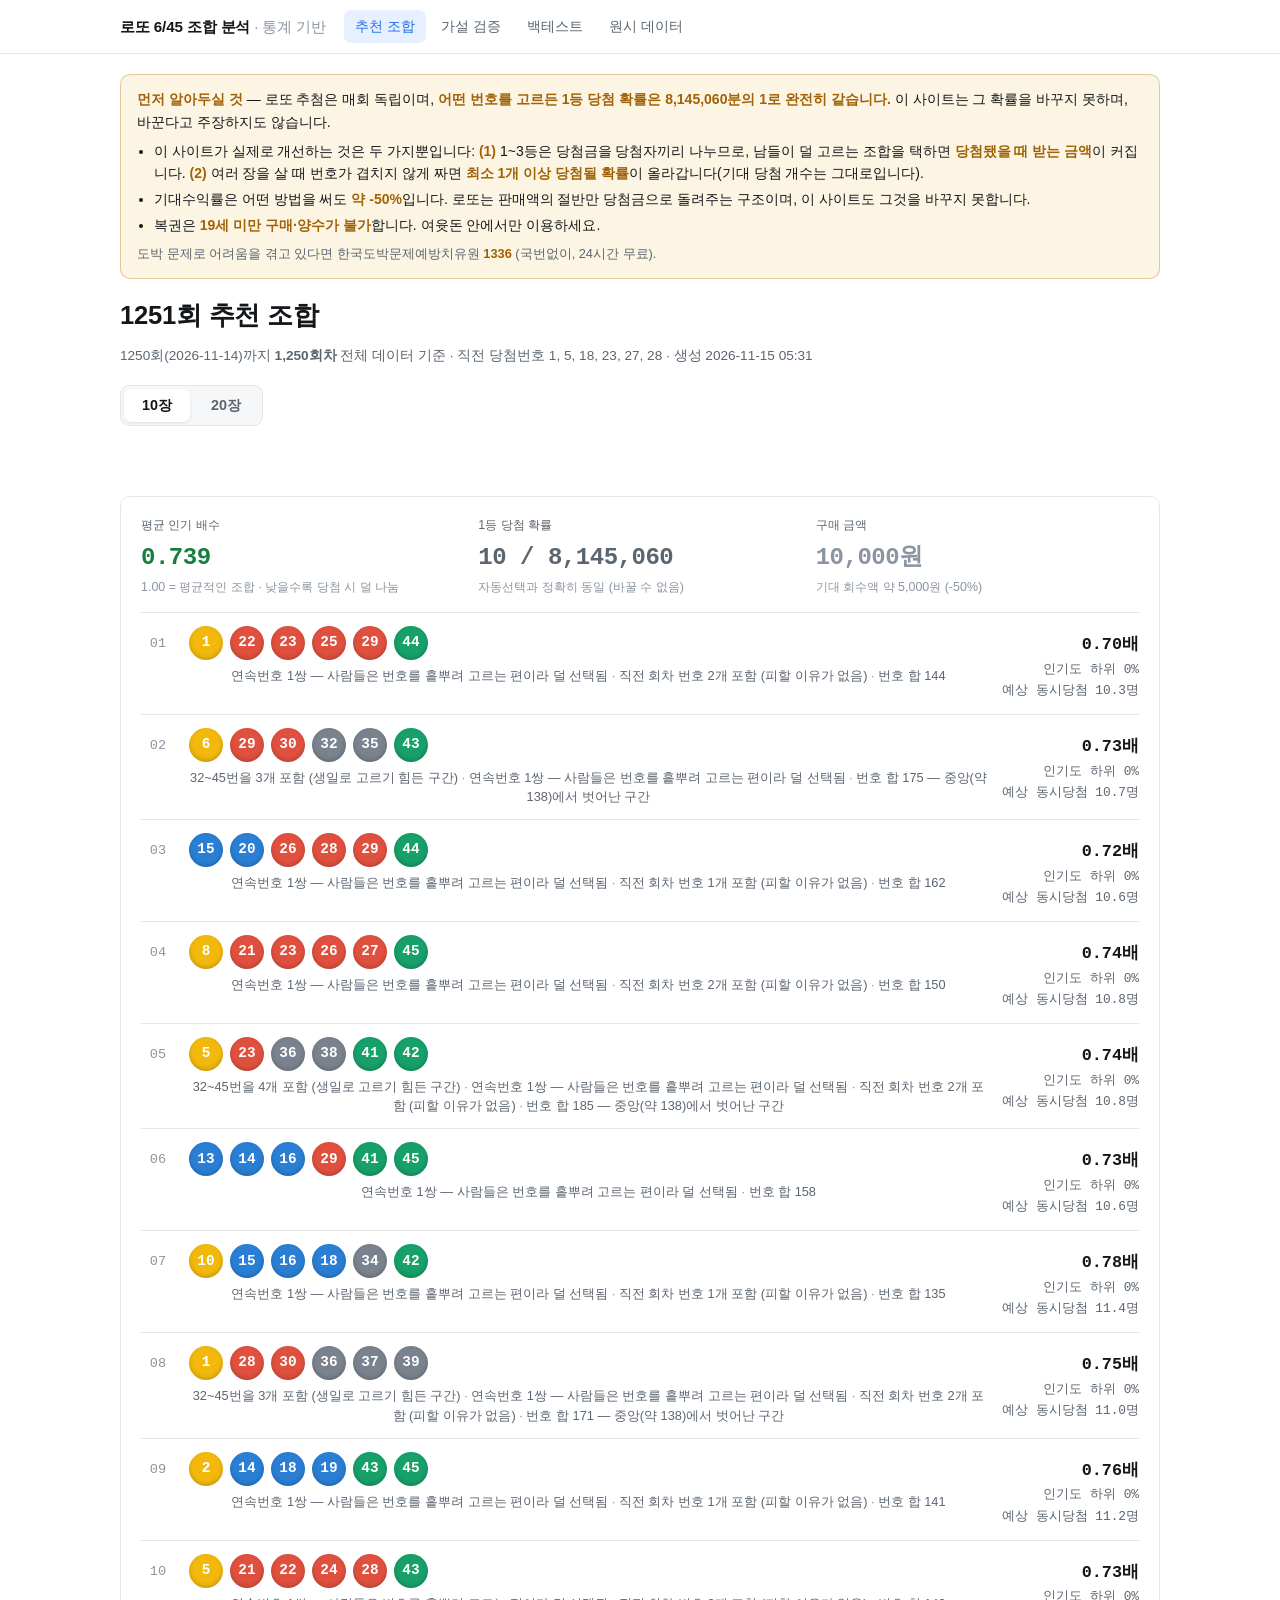
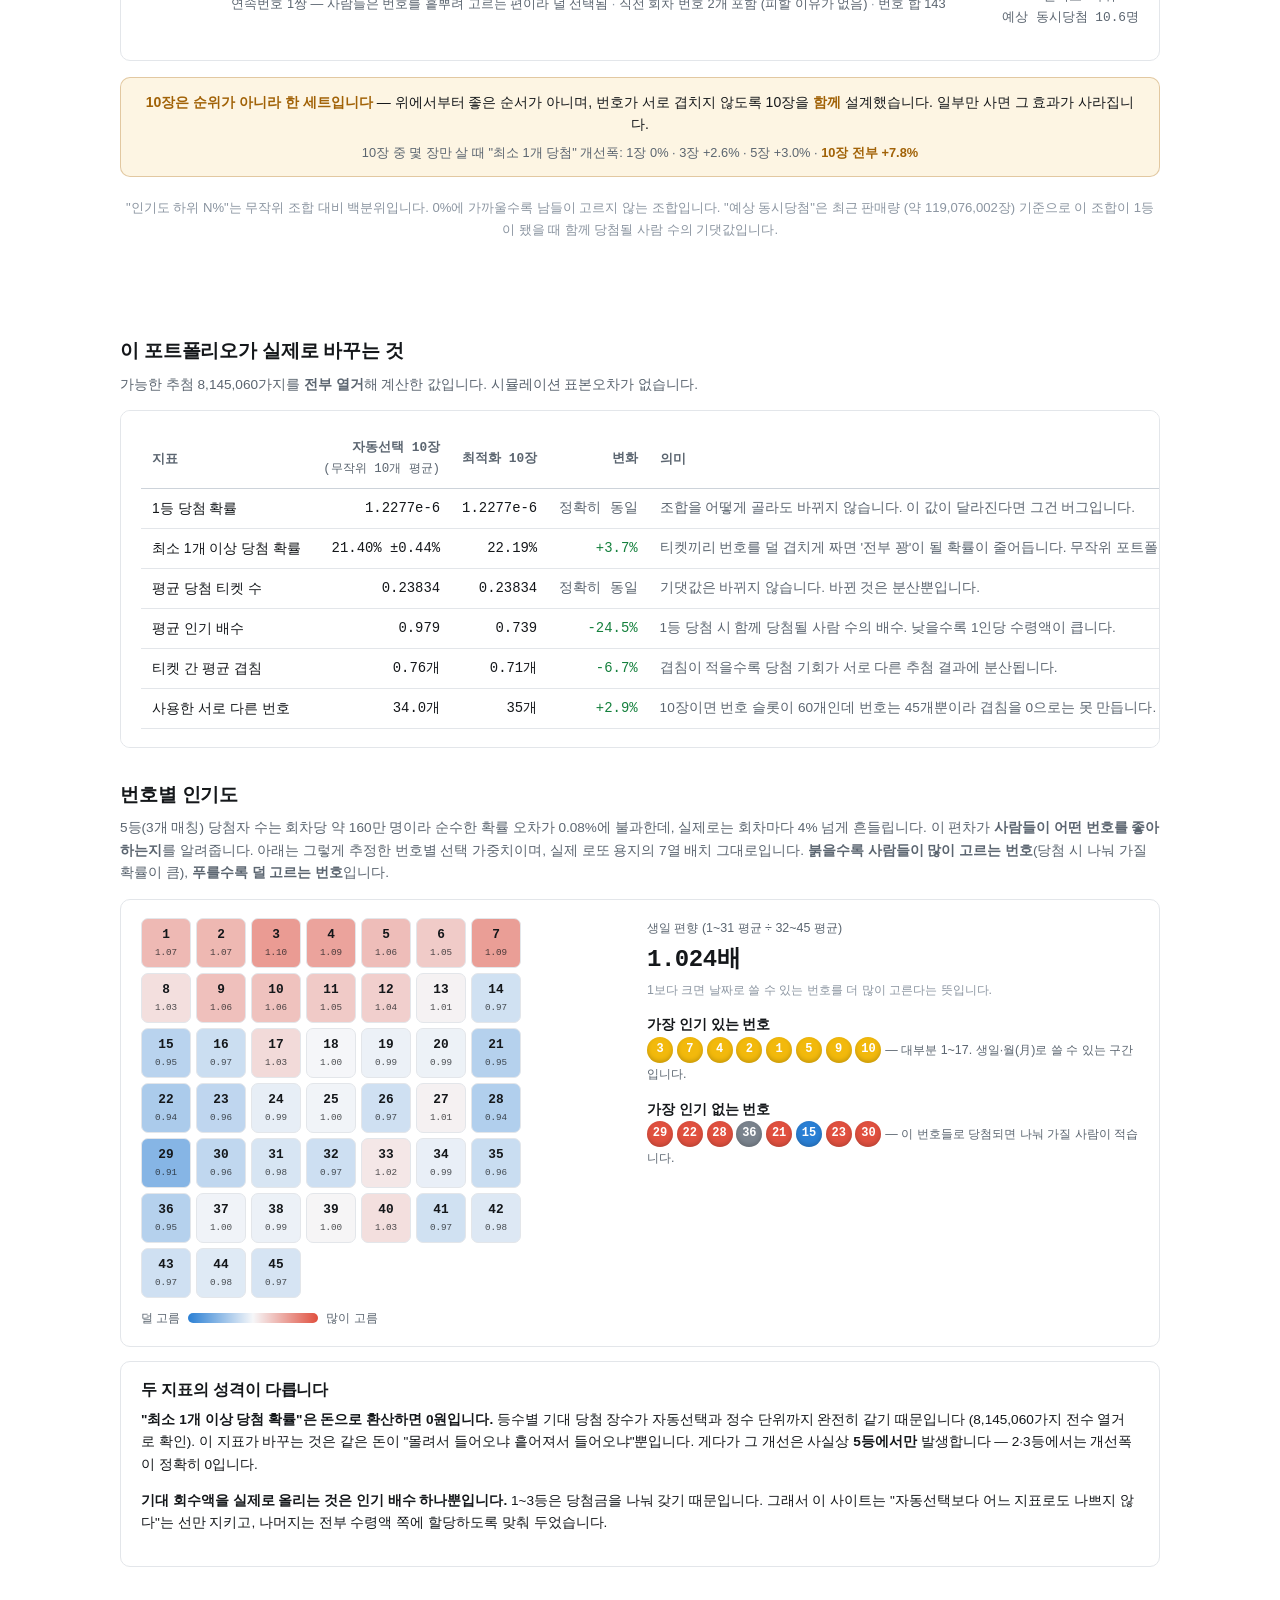
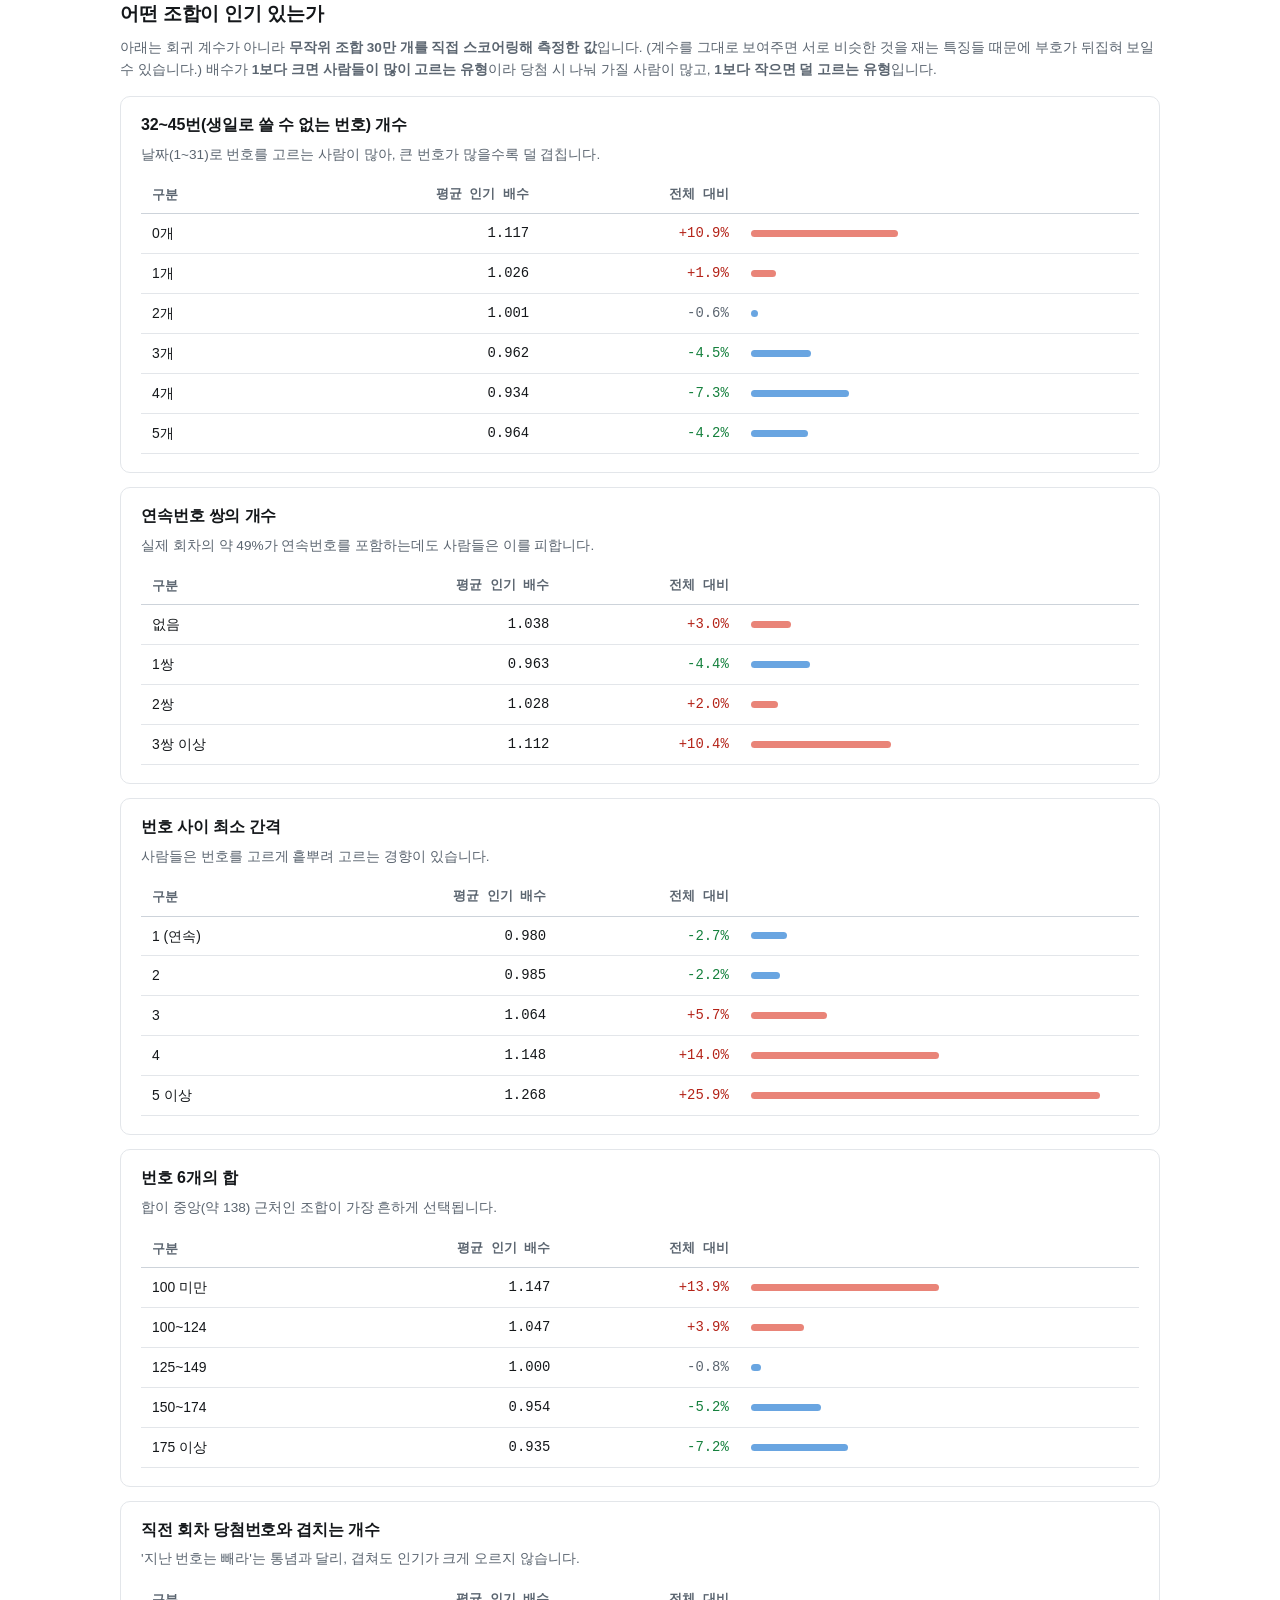
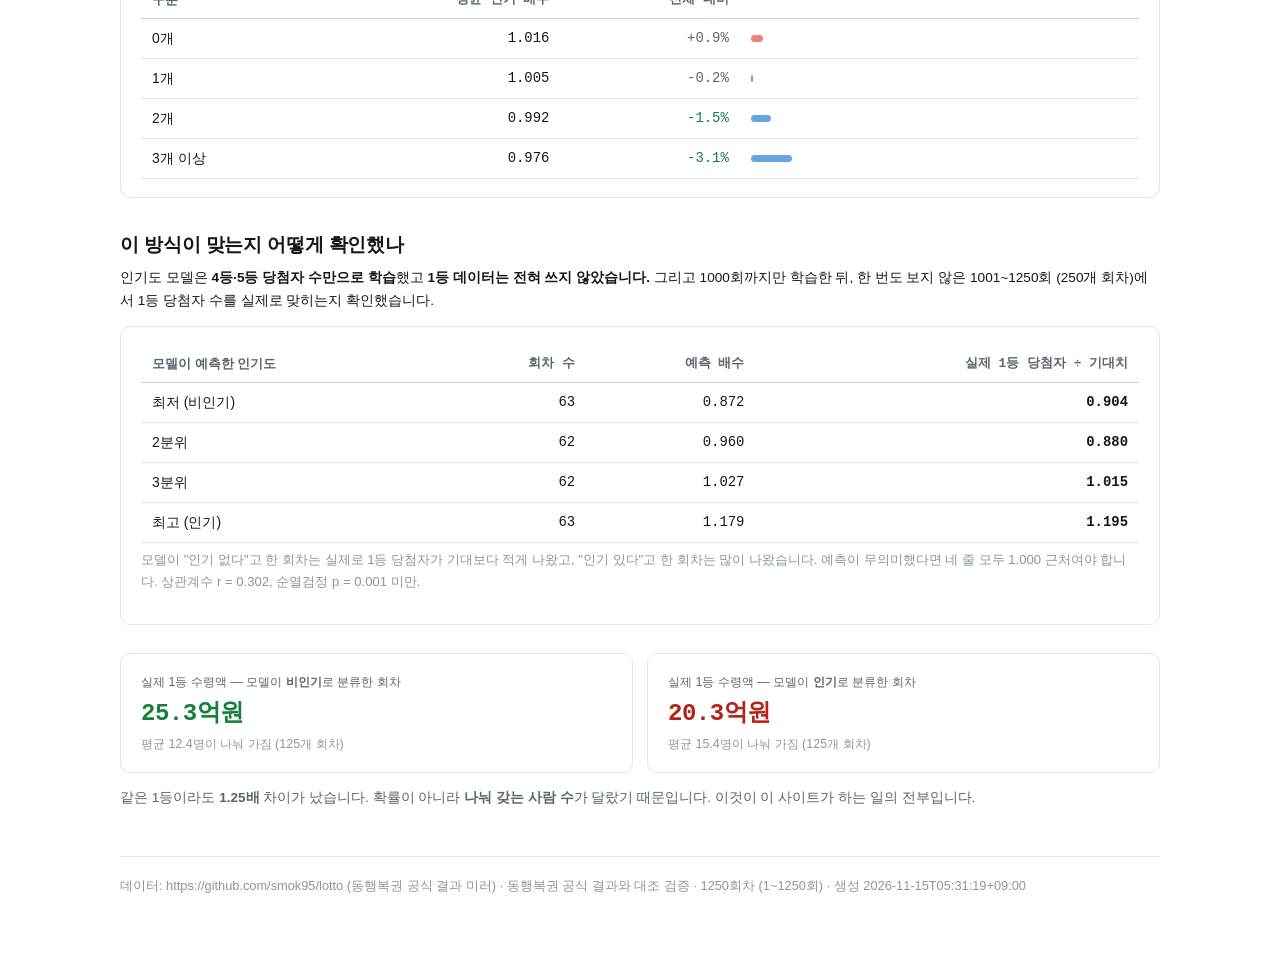
<file: web/index.html>
<!doctype html>
<html lang="ko">
<head>
<meta charset="utf-8">
<meta name="viewport" content="width=device-width, initial-scale=1">
<meta name="robots" content="noindex, nofollow">
<title>로또 6/45 조합 분석 — 추천 조합</title>
<meta name="description" content="1238회 전체 데이터로 추정한 번호 인기도와 커버리지 최적화로 만든 로또 조합. 당첨 확률은 모두 같고, 당첨 시 수령액과 소액 당첨 확률만 개선합니다.">
<link rel="icon" href="data:image/svg+xml,%3Csvg xmlns='http://www.w3.org/2000/svg' viewBox='0 0 32 32'%3E%3Ccircle cx='16' cy='16' r='14' fill='%232a7fd4'/%3E%3Ctext x='16' y='22' font-size='16' font-weight='700' text-anchor='middle' fill='white' font-family='sans-serif'%3E45%3C/text%3E%3C/svg%3E">
<link rel="stylesheet" href="css/style.css">
</head>
<body>
<div class="wrap">
  <div id="disclaimer"></div>
  <div id="fresh"></div>

  <h1 id="title">추천 조합</h1>
  <p class="muted small" id="subtitle"></p>

  <div style="margin:18px 0 6px">
    <div class="toggle" id="size-toggle">
      <button data-n="10" aria-pressed="true">10장</button>
      <button data-n="20" aria-pressed="false">20장</button>
    </div>
  </div>

  <div id="content" class="loading">계산 결과를 불러오는 중…</div>

  <h2>이 포트폴리오가 실제로 바꾸는 것</h2>
  <p class="small muted">
    가능한 추첨 8,145,060가지를 <b>전부 열거</b>해 계산한 값입니다. 시뮬레이션 표본오차가 없습니다.
  </p>
  <div id="compare"></div>

  <h2>번호별 인기도</h2>
  <p class="small muted">
    5등(3개 매칭) 당첨자 수는 회차당 약 160만 명이라 순수한 확률 오차가 0.08%에 불과한데,
    실제로는 회차마다 4% 넘게 흔들립니다. 이 편차가 <b>사람들이 어떤 번호를 좋아하는지</b>를
    알려줍니다. 아래는 그렇게 추정한 번호별 선택 가중치이며, 실제 로또 용지의 7열 배치 그대로입니다.
    <b>붉을수록 사람들이 많이 고르는 번호</b>(당첨 시 나눠 가질 확률이 큼),
    <b>푸를수록 덜 고르는 번호</b>입니다.
  </p>
  <div class="card" id="heatmap"></div>

  <div class="card small" id="tradeoff">
    <h3 style="margin-top:0">두 지표의 성격이 다릅니다</h3>
    <p><b>"최소 1개 이상 당첨 확률"은 돈으로 환산하면 0원입니다.</b>
    등수별 기대 당첨 장수가 자동선택과 정수 단위까지 완전히 같기 때문입니다
    (8,145,060가지 전수 열거로 확인). 이 지표가 바꾸는 것은 같은 돈이
    "몰려서 들어오냐 흩어져서 들어오냐"뿐입니다. 게다가 그 개선은 사실상
    <b>5등에서만</b> 발생합니다 — 2·3등에서는 개선폭이 정확히 0입니다.</p>
    <p><b>기대 회수액을 실제로 올리는 것은 인기 배수 하나뿐입니다.</b>
    1~3등은 당첨금을 나눠 갖기 때문입니다. 그래서 이 사이트는 "자동선택보다
    어느 지표로도 나쁘지 않다"는 선만 지키고, 나머지는 전부 수령액 쪽에
    할당하도록 맞춰 두었습니다.</p>
  </div>

  <h2>어떤 조합이 인기 있는가</h2>
  <p class="small muted">
    아래는 회귀 계수가 아니라 <b>무작위 조합 30만 개를 직접 스코어링해 측정한 값</b>입니다.
    (계수를 그대로 보여주면 서로 비슷한 것을 재는 특징들 때문에 부호가 뒤집혀 보일 수 있습니다.)
    배수가 <b>1보다 크면 사람들이 많이 고르는 유형</b>이라 당첨 시 나눠 가질 사람이 많고,
    <b>1보다 작으면 덜 고르는 유형</b>입니다.
  </p>
  <div id="factors"></div>

  <h2>이 방식이 맞는지 어떻게 확인했나</h2>
  <div id="validation"></div>

  <footer id="footer"></footer>
</div>

<script src="js/generator.js"></script>
<script src="js/app.js"></script>
<script>
(async () => {
  APP.chrome("index.html");
  APP.set("disclaimer", APP.DISCLAIMER);
  let rec, meta, pop;
  try {
    [meta, rec, pop] = await Promise.all([
      APP.load("meta.json"), APP.load("recommendations.json"), APP.load("popularity.json"),
    ]);
  } catch (e) {
    APP.set("content", `<div class="err">${e.message}</div>`);
    return;
  }

  const f = APP.fmt;
  document.getElementById("title").textContent = `${rec.target_draw}회 추천 조합`;
  document.getElementById("subtitle").innerHTML =
    `${rec.based_on_draw}회(${meta.latest_date})까지 <b>${f.int(meta.n_draws)}회차</b> 전체 데이터 기준 · ` +
    `직전 당첨번호 ${rec.prev_numbers.join(", ")} · 생성 ${meta.generated_at.slice(0, 16).replace("T", " ")}`;

  // ---- 최신 회차 폴백: Actions 가 아직 안 돌았는데 새 회차가 나온 경우 ----
  const fresh = await APP.checkFresh(rec.based_on_draw);
  let regenerated = null;
  if (fresh) {
    APP.set("fresh", `<div class="notice"><b>${fresh.draw_no}회 결과가 방금 확인되었습니다</b>
      (${fresh.date} · ${fresh.numbers.join(", ")} + ${fresh.bonus}).
      사전 계산된 추천은 ${rec.based_on_draw}회 기준이라 브라우저에서 다시 만들고 있습니다…</div>`);
    const model = new LOTTO.Model(pop.model);
    const prev1 = fresh.numbers, prev2 = rec.prev_numbers;
    const pctOf = LOTTO.percentileSampler(model, prev1, prev2, 20000);
    regenerated = {};
    for (const n of [10, 20]) {
      // 커버리지 가중치는 빌드가 티켓 수마다 보정해 둔 값을 그대로 쓴다.
      // (10장과 20장의 안전 경계가 다르므로 하드코딩하면 안 된다.)
      const w = rec.by_size[String(n)]?.coverage_weight ?? LOTTO.COVERAGE_WEIGHT;
      const tk = LOTTO.optimize(model, n, prev1, prev2,
                                { seed: 1, collide: meta.collide,
                                  lamCov: w / (meta.collide ?? LOTTO.COLLIDE_DEFAULT)[1] });
      regenerated[n] = tk.map(t => ({
        numbers: t,
        multiplier: model.multiplier(t, prev1, prev2),
        percentile: pctOf(model.multiplier(t, prev1, prev2)),
        expected_co_winners: rec.base_expected_jackpot_winners * model.multiplier(t, prev1, prev2),
        notes: noteFor(t, prev1),
      }));
    }
    document.getElementById("title").textContent = `${fresh.draw_no + 1}회 추천 조합`;
    APP.set("fresh", `<div class="notice"><b>${fresh.draw_no}회 결과를 반영했습니다</b>
      (${fresh.date} · ${fresh.numbers.join(", ")} + ${fresh.bonus}).
      아래 추천은 브라우저에서 방금 다시 계산한 ${fresh.draw_no + 1}회용입니다.
      인기도 모델과 검증 수치는 ${rec.based_on_draw}회까지 학습한 값을 그대로 씁니다
      (1주일치 데이터로는 거의 변하지 않습니다).</div>`);
  }

  // build.py 의 describe() 와 같은 문구를 만든다.
  function noteFor(t, prev1) {
    const notes = [];
    const hi = t.filter(v => v > 31).length;
    if (hi >= 3) notes.push(`32~45번을 ${hi}개 포함 (생일로 고르기 힘든 구간)`);
    else if (hi === 0) notes.push("전부 1~31 구간 — 생일 조합과 겹칠 수 있음");
    const cp = LOTTO.combFeatures(t).consecutive_pairs;
    if (cp) notes.push(`연속번호 ${cp}쌍 — 사람들은 번호를 흩뿌려 고르는 편이라 덜 선택됨`);
    const ov = t.filter(v => prev1.includes(v)).length;
    if (ov) notes.push(`직전 회차 번호 ${ov}개 포함 (피할 이유가 없음)`);
    const total = t.reduce((a, b) => a + b, 0);
    notes.push(total < 110 || total > 170
      ? `번호 합 ${total} — 중앙(약 138)에서 벗어난 구간`
      : `번호 합 ${total}`);
    return notes;
  }

  // ------------------------------------------------------------ 티켓 렌더링
  function renderTickets(n) {
    const src = regenerated ? regenerated[n] : rec.by_size[String(n)].tickets;
    const rows = src.map((t, i) => `
      <div class="ticket">
        <div class="ticket-no">${String(i + 1).padStart(2, "0")}</div>
        <div>
          ${APP.balls(t.numbers)}
          <div class="ticket-notes">${t.notes.map(x => `<span>${x}</span>`).join("")}</div>
        </div>
        <div class="ticket-metric">
          <b>${f.fix(t.multiplier, 2)}배</b>
          인기도 하위 ${f.fix(t.percentile, 0)}%<br>
          예상 동시당첨 ${f.fix(t.expected_co_winners, 1)}명
        </div>
      </div>`).join("");
    const mean = src.reduce((a, t) => a + t.multiplier, 0) / src.length;
    return `
      <div class="card">
        <div class="grid grid-3" style="margin-bottom:14px">
          <div class="stat"><div class="label">평균 인기 배수</div>
            <div class="value ${mean < 1 ? "up" : "down"}">${f.fix(mean, 3)}</div>
            <div class="sub">1.00 = 평균적인 조합 · 낮을수록 당첨 시 덜 나눔</div></div>
          <div class="stat"><div class="label">1등 당첨 확률</div>
            <div class="value flat">${n} / 8,145,060</div>
            <div class="sub">자동선택과 정확히 동일 (바꿀 수 없음)</div></div>
          <div class="stat"><div class="label">구매 금액</div>
            <div class="value">${f.won(n * 1000)}</div>
            <div class="sub">기대 회수액 약 ${f.won(n * 500)} (-50%)</div></div>
        </div>
        ${rows}
      </div>
      <div class="notice" style="margin-top:16px">
        <b>${n}장은 순위가 아니라 한 세트입니다</b> — 위에서부터 좋은 순서가 아니며,
        번호가 서로 겹치지 않도록 ${n}장을 <b>함께</b> 설계했습니다.
        일부만 사면 그 효과가 사라집니다.
        <div class="notice-foot">
          10장 중 몇 장만 살 때 "최소 1개 당첨" 개선폭:
          1장 0% · 3장 +2.6% · 5장 +3.0% · <b>10장 전부 +7.8%</b>
        </div>
      </div>
      <p class="hint">"인기도 하위 N%"는 무작위 조합 대비 백분위입니다. 0%에 가까울수록
      남들이 고르지 않는 조합입니다. "예상 동시당첨"은 최근 판매량
      (약 ${f.int(rec.assumed_tickets)}장) 기준으로 이 조합이 1등이 됐을 때 함께 당첨될 사람 수의 기댓값입니다.</p>`;
  }

  // ------------------------------------------------------------ 비교표
  function renderCompare(n) {
    const d = rec.by_size[String(n)];
    const o = d.portfolio, b = d.random_baseline;
    // bv/ov 는 이미 포맷된 문자열일 수 있으므로 변화율은 raw 값으로 따로 넘긴다.
    const row = (label, bv, ov, kind, note, raw) => {
      let cls = "flat", delta = "동일";
      if (kind === "same") { delta = "정확히 동일"; }
      else {
        const r = raw ? raw[1] / raw[0] - 1 : Number(ov) / Number(bv) - 1;
        cls = (kind === "up" ? r > 0 : r < 0) ? "up" : "down";
        delta = f.sign(r, 1);
      }
      return `<tr><td>${label}</td><td class="num">${bv}</td><td class="num">${ov}</td>
              <td class="num ${cls}">${delta}</td><td class="small muted" style="text-align:left">${note}</td></tr>`;
    };
    const reps = b.reps ? `무작위 ${b.reps}개 평균` : "무작위 1개";
    return `<div class="card table-scroll"><table>
      <thead><tr><th>지표</th><th class="num">자동선택 ${n}장<br>
        <span class="tiny muted" style="font-weight:400">(${reps})</span></th>
        <th class="num">최적화 ${n}장</th><th class="num">변화</th>
        <th style="text-align:left">의미</th></tr></thead><tbody>
      ${row("1등 당첨 확률", o.p_jackpot.toExponential(4), o.p_jackpot.toExponential(4), "same",
            "조합을 어떻게 골라도 바뀌지 않습니다. 이 값이 달라진다면 그건 버그입니다.")}
      ${row("최소 1개 이상 당첨 확률",
            f.pct(b.p_any_prize) + (b.p_any_prize_sd ? ` ±${f.pct(b.p_any_prize_sd, 2)}` : ""),
            f.pct(o.p_any_prize), "up",
            "티켓끼리 번호를 덜 겹치게 짜면 '전부 꽝'이 될 확률이 줄어듭니다. " +
            (b.p_any_prize_sd
              ? `무작위 포트폴리오끼리의 편차(±${f.pct(b.p_any_prize_sd, 2)})보다 큰 차이입니다.`
              : ""), [b.p_any_prize, o.p_any_prize])}
      ${row("평균 당첨 티켓 수", f.fix(b.mean_prizes, 5), f.fix(o.mean_prizes, 5), "same",
            "기댓값은 바뀌지 않습니다. 바뀐 것은 분산뿐입니다.", [b.mean_prizes, o.mean_prizes])}
      ${row("평균 인기 배수", f.fix(b.mean_multiplier, 3), f.fix(o.mean_multiplier, 3), "down",
            "1등 당첨 시 함께 당첨될 사람 수의 배수. 낮을수록 1인당 수령액이 큽니다.",
            [b.mean_multiplier, o.mean_multiplier])}
      ${row("티켓 간 평균 겹침", f.fix(b.mean_overlap, 2) + "개", f.fix(o.mean_overlap, 2) + "개", "down",
            "겹침이 적을수록 당첨 기회가 서로 다른 추첨 결과에 분산됩니다.",
            [b.mean_overlap, o.mean_overlap])}
      ${row("사용한 서로 다른 번호", f.fix(b.distinct_numbers, 1) + "개", o.distinct_numbers + "개", "up",
            `${n}장이면 번호 슬롯이 ${n * 6}개인데 번호는 45개뿐이라 겹침을 0으로는 못 만듭니다.`,
            [b.distinct_numbers, o.distinct_numbers])}
      </tbody></table></div>`;
  }

  // ------------------------------------------------------------ 히트맵
  function renderHeatmap() {
    const beta = pop.model.beta;
    const w = beta.map(Math.exp);
    const lo = Math.min(...w), hi = Math.max(...w);
    const cells = w.map((v, i) => {
      const t = (v - lo) / (hi - lo || 1);              // 0=비인기, 1=인기
      const bg = t < 0.5
        ? `color-mix(in srgb, #2a7fd4 ${(1 - t * 2) * 55}%, var(--bg-soft))`
        : `color-mix(in srgb, #e0503f ${(t - 0.5) * 2 * 55}%, var(--bg-soft))`;
      return `<div class="slip-cell" style="background:${bg}" title="${i + 1}번 · 가중치 ${v.toFixed(3)}">
                ${i + 1}<small>${v.toFixed(2)}</small></div>`;
    }).join("");
    const order = w.map((v, i) => [i + 1, v]).sort((a, b) => b[1] - a[1]);
    const top = order.slice(0, 8), bot = order.slice(-8).reverse();
    const b31 = w.slice(0, 31).reduce((a, b) => a + b, 0) / 31;
    const b45 = w.slice(31).reduce((a, b) => a + b, 0) / 14;
    return `
      <div class="grid grid-2">
        <div>
          ${cells ? `<div class="slip">${cells}</div>` : ""}
          <div class="legend"><span>덜 고름</span><span class="bar"></span><span>많이 고름</span></div>
        </div>
        <div>
          <div class="stat" style="margin-bottom:14px">
            <div class="label">생일 편향 (1~31 평균 ÷ 32~45 평균)</div>
            <div class="value">${(b31 / b45).toFixed(3)}배</div>
            <div class="sub">1보다 크면 날짜로 쓸 수 있는 번호를 더 많이 고른다는 뜻입니다.</div>
          </div>
          <p class="small"><b>가장 인기 있는 번호</b><br>
            ${top.map(([n, v]) => `<span class="ball sm ${APP.ballClass(n)}" style="vertical-align:middle">${n}</span>`).join(" ")}
            <span class="muted tiny">— 대부분 1~17. 생일·월(月)로 쓸 수 있는 구간입니다.</span></p>
          <p class="small"><b>가장 인기 없는 번호</b><br>
            ${bot.map(([n, v]) => `<span class="ball sm ${APP.ballClass(n)}" style="vertical-align:middle">${n}</span>`).join(" ")}
            <span class="muted tiny">— 이 번호들로 당첨되면 나눠 가질 사람이 적습니다.</span></p>
        </div>
      </div>`;
  }

  // ------------------------------------------------------------ 검증 요약
  function renderValidation() {
    const e = pop.effect;
    const rows = e.quartiles.map(q => {
      const lab = { 1: "최저 (비인기)", 2: "2분위", 3: "3분위", 4: "최고 (인기)" }[q.quartile];
      return `<tr><td>${lab}</td><td class="num">${q.n}</td>
        <td class="num">${f.fix(q.pred_multiplier, 3)}</td>
        <td class="num"><b>${f.fix(q.actual_over_expected, 3)}</b></td></tr>`;
    }).join("");
    const p = e.payout;
    return `
      <p class="small">
        인기도 모델은 <b>4등·5등 당첨자 수만으로 학습</b>했고 <b>1등 데이터는 전혀 쓰지 않았습니다.</b>
        그리고 ${e.split}회까지만 학습한 뒤, 한 번도 보지 않은 ${e.split + 1}~${meta.latest_draw}회
        (${e.n_test}개 회차)에서 1등 당첨자 수를 실제로 맞히는지 확인했습니다.
      </p>
      <div class="card table-scroll"><table>
        <thead><tr><th>모델이 예측한 인기도</th><th class="num">회차 수</th>
          <th class="num">예측 배수</th><th class="num">실제 1등 당첨자 ÷ 기대치</th></tr></thead>
        <tbody>${rows}</tbody></table>
        <p class="hint">모델이 "인기 없다"고 한 회차는 실제로 1등 당첨자가 기대보다 적게 나왔고,
        "인기 있다"고 한 회차는 많이 나왔습니다. 예측이 무의미했다면 네 줄 모두 1.000 근처여야 합니다.
        상관계수 r = ${f.fix(e.corr, 3)}, 순열검정 p = ${e.perm_p < 0.001 ? "0.001 미만" : f.fix(e.perm_p, 4)}.</p>
      </div>
      <div class="grid grid-2">
        <div class="card stat">
          <div class="label">실제 1등 수령액 — 모델이 <b>비인기</b>로 분류한 회차</div>
          <div class="value up">${f.eok(p.unpopular_half.mean_prize)}</div>
          <div class="sub">평균 ${f.fix(p.unpopular_half.mean_winners, 1)}명이 나눠 가짐 (${p.unpopular_half.n}개 회차)</div>
        </div>
        <div class="card stat">
          <div class="label">실제 1등 수령액 — 모델이 <b>인기</b>로 분류한 회차</div>
          <div class="value down">${f.eok(p.popular_half.mean_prize)}</div>
          <div class="sub">평균 ${f.fix(p.popular_half.mean_winners, 1)}명이 나눠 가짐 (${p.popular_half.n}개 회차)</div>
        </div>
      </div>
      <p class="small muted">
        같은 1등이라도 <b>${f.fix(p.prize_ratio, 2)}배</b> 차이가 났습니다.
        확률이 아니라 <b>나눠 갖는 사람 수</b>가 달랐기 때문입니다. 이것이 이 사이트가 하는 일의 전부입니다.
      </p>`;
  }

  // ------------------------------------------------------------ 인기도 요인
  function renderFactors() {
    if (!rec.factors) return '<p class="muted small">요인 분석 데이터가 없습니다.</p>';
    return rec.factors.factors.map(fac => {
      const rows = fac.groups.map(g => {
        const d = g.vs_overall;
        const cls = d > 0.01 ? "down" : d < -0.01 ? "up" : "flat";
        const w = Math.min(Math.abs(d) / 0.28 * 100, 100);
        const bar = `<div style="height:7px;border-radius:4px;width:${w}%;
          background:${d > 0 ? "#e0503f" : "#2a7fd4"};opacity:.7"></div>`;
        return `<tr><td>${g.label}</td>
          <td class="num">${g.multiplier.toFixed(3)}</td>
          <td class="num ${cls}">${f.sign(d, 1)}</td>
          <td style="width:40%">${bar}</td></tr>`;
      }).join("");
      return `<div class="card">
        <h3 style="margin-top:0">${fac.name}</h3>
        <p class="small muted" style="margin-bottom:10px">${fac.desc}</p>
        <div class="table-scroll"><table><thead><tr>
          <th style="text-align:left">구분</th><th class="num">평균 인기 배수</th>
          <th class="num">전체 대비</th><th></th>
        </tr></thead><tbody>${rows}</tbody></table></div>
      </div>`;
    }).join("");
  }

  function draw(n) {
    APP.set("content", renderTickets(n));
    APP.set("compare", renderCompare(n));
  }

  document.querySelectorAll("#size-toggle button").forEach(btn => {
    btn.addEventListener("click", () => {
      document.querySelectorAll("#size-toggle button")
        .forEach(b => b.setAttribute("aria-pressed", String(b === btn)));
      draw(Number(btn.dataset.n));
    });
  });

  draw(10);
  APP.set("heatmap", renderHeatmap());
  APP.set("factors", renderFactors());
  APP.set("validation", renderValidation());
  APP.set("footer", `데이터: ${meta.data_source} · 동행복권 공식 결과와 대조 검증 ·
    ${meta.n_draws}회차 (1~${meta.latest_draw}회) · 생성 ${meta.generated_at}`);
})();
</script>
</body>
</html>
</file>
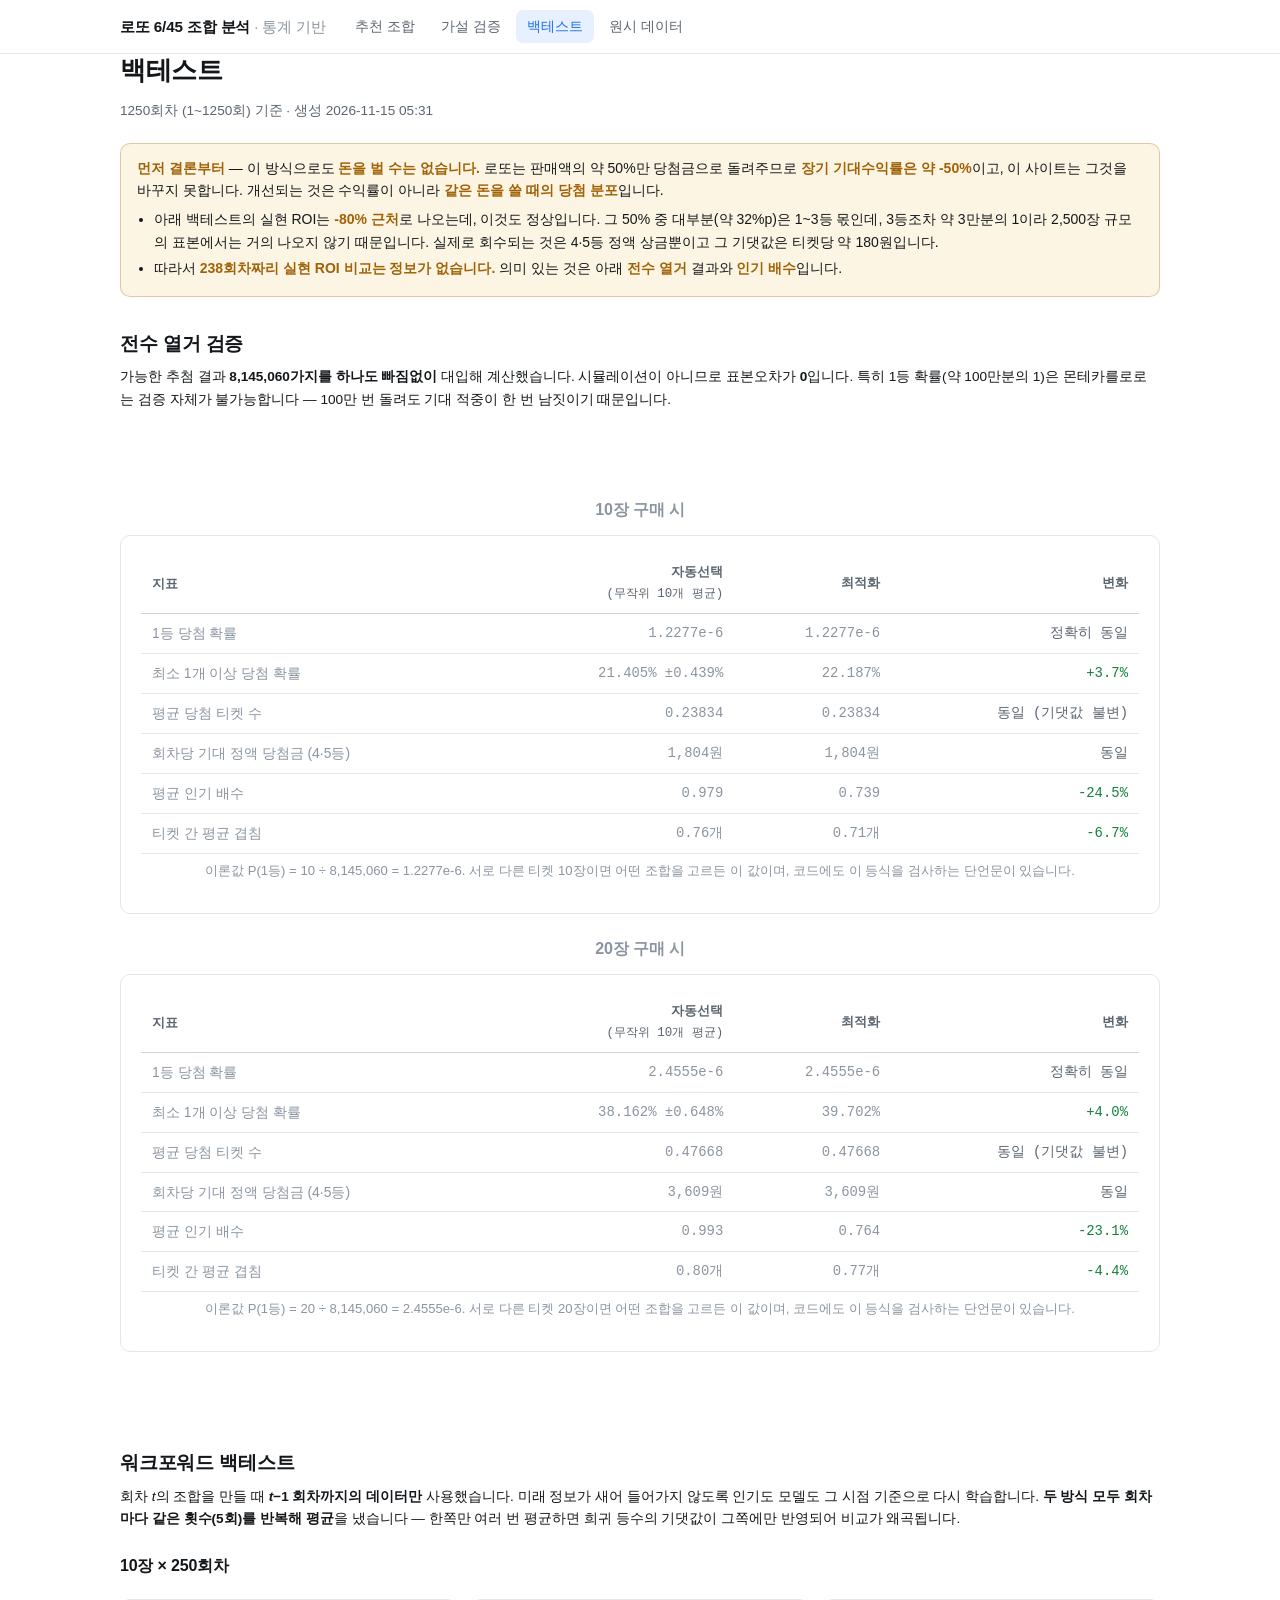
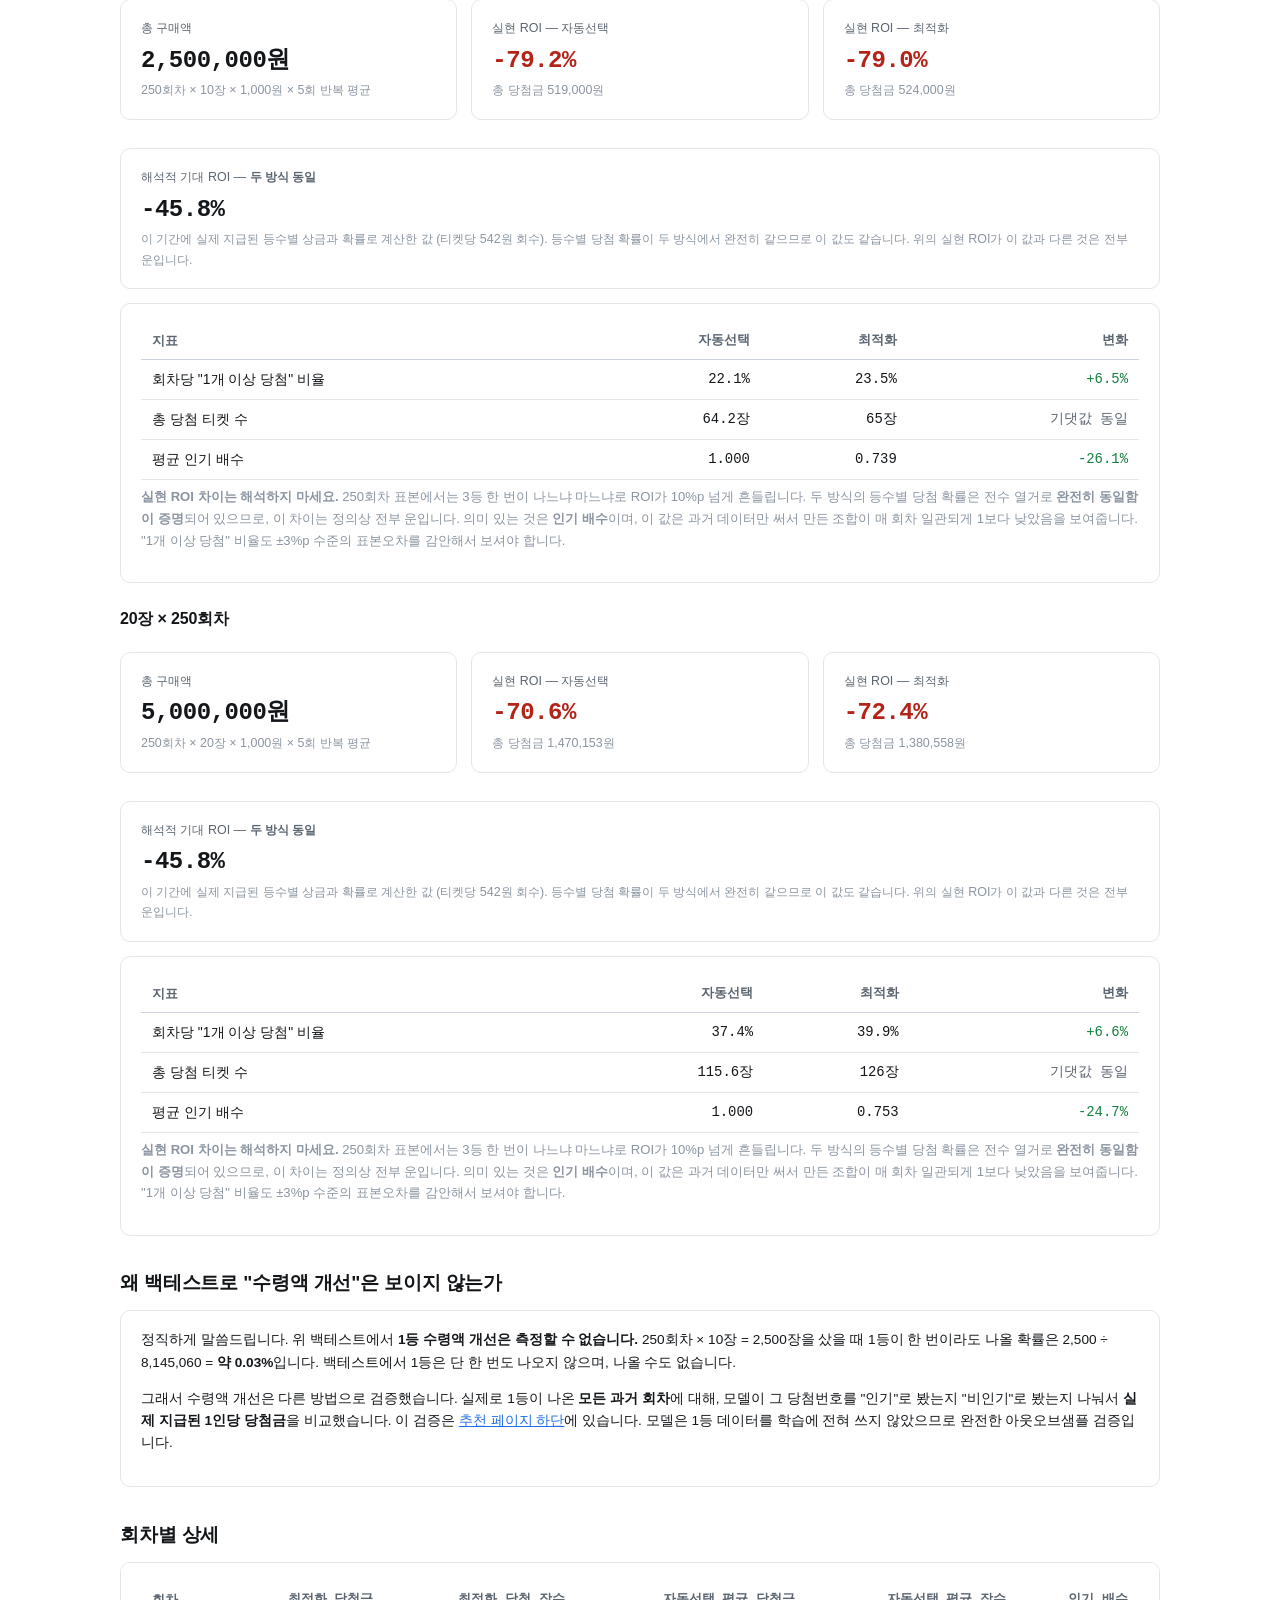
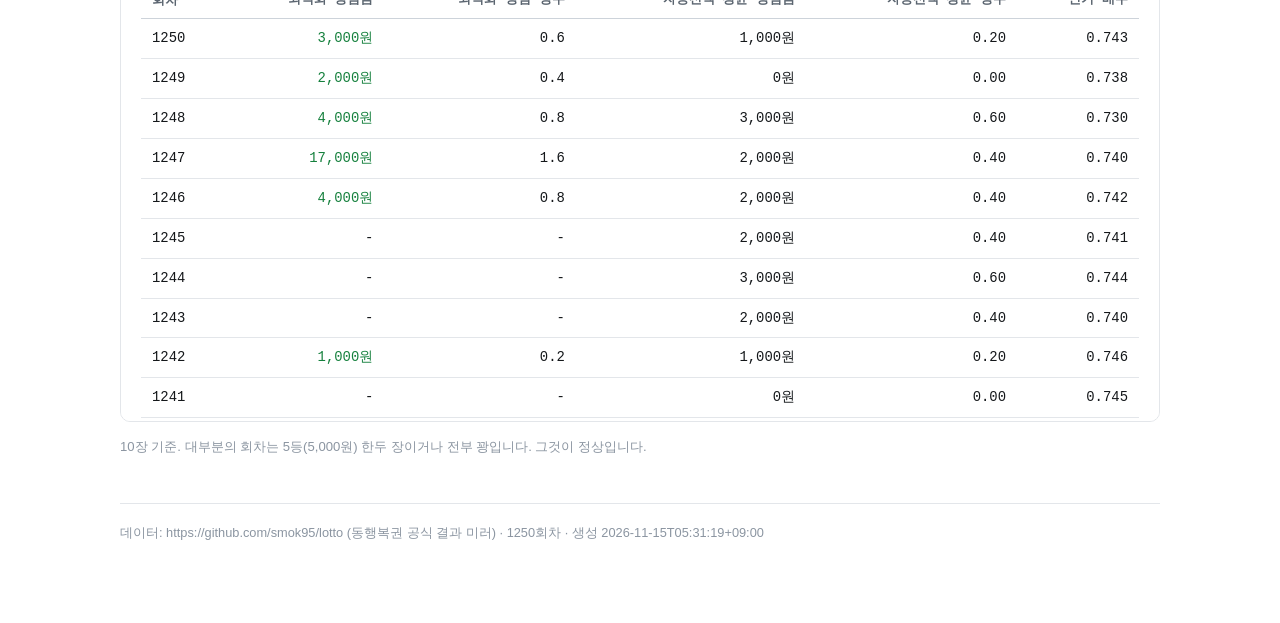
<file: web/backtest.html>
<!doctype html>
<html lang="ko">
<head>
<meta charset="utf-8">
<meta name="viewport" content="width=device-width, initial-scale=1">
<meta name="robots" content="noindex, nofollow">
<title>백테스트 — 로또 6/45 조합 분석</title>
<meta name="description" content="워크포워드 백테스트와 8,145,060가지 전수 열거로 검증한 포트폴리오 성능. ROI는 정직하게 약 -50%입니다.">
<link rel="icon" href="data:image/svg+xml,%3Csvg xmlns='http://www.w3.org/2000/svg' viewBox='0 0 32 32'%3E%3Ccircle cx='16' cy='16' r='14' fill='%232a7fd4'/%3E%3Ctext x='16' y='22' font-size='16' font-weight='700' text-anchor='middle' fill='white' font-family='sans-serif'%3E45%3C/text%3E%3C/svg%3E">
<link rel="stylesheet" href="css/style.css">
</head>
<body>
<div class="wrap">
  <h1>백테스트</h1>
  <p class="muted small" id="subtitle"></p>

  <div class="notice">
    <b>먼저 결론부터</b> — 이 방식으로도 <b>돈을 벌 수는 없습니다.</b>
    로또는 판매액의 약 50%만 당첨금으로 돌려주므로 <b>장기 기대수익률은 약 -50%</b>이고,
    이 사이트는 그것을 바꾸지 못합니다. 개선되는 것은 수익률이 아니라
    <b>같은 돈을 쓸 때의 당첨 분포</b>입니다.
    <ul>
      <li>아래 백테스트의 실현 ROI는 <b>-80% 근처</b>로 나오는데, 이것도 정상입니다.
          그 50% 중 대부분(약 32%p)은 1~3등 몫인데, 3등조차 약 3만분의 1이라
          <span id="ntickets-note">수천 장</span> 규모의 표본에서는 거의 나오지 않기 때문입니다.
          실제로 회수되는 것은 4·5등 정액 상금뿐이고 그 기댓값은 티켓당 약 180원입니다.</li>
      <li>따라서 <b>238회차짜리 실현 ROI 비교는 정보가 없습니다.</b>
          의미 있는 것은 아래 <b>전수 열거</b> 결과와 <b>인기 배수</b>입니다.</li>
    </ul>
  </div>

  <h2>전수 열거 검증</h2>
  <p class="small">
    가능한 추첨 결과 <b>8,145,060가지를 하나도 빠짐없이</b> 대입해 계산했습니다.
    시뮬레이션이 아니므로 표본오차가 <b>0</b>입니다. 특히 1등 확률(약 100만분의 1)은
    몬테카를로로는 검증 자체가 불가능합니다 — 100만 번 돌려도 기대 적중이 한 번 남짓이기 때문입니다.
  </p>
  <div id="exact" class="loading">불러오는 중…</div>

  <h2>워크포워드 백테스트</h2>
  <p class="small">
    회차 <i>t</i>의 조합을 만들 때 <b><i>t</i>−1 회차까지의 데이터만</b> 사용했습니다.
    미래 정보가 새어 들어가지 않도록 인기도 모델도 그 시점 기준으로 다시 학습합니다.
    <b>두 방식 모두 회차마다 같은 횟수(<span id="nreps"></span>회)를 반복해 평균</b>을 냈습니다 —
    한쪽만 여러 번 평균하면 희귀 등수의 기댓값이 그쪽에만 반영되어 비교가 왜곡됩니다.
  </p>
  <div id="wf"></div>

  <h2>왜 백테스트로 "수령액 개선"은 보이지 않는가</h2>
  <div class="card small">
    <p>정직하게 말씀드립니다. 위 백테스트에서 <b>1등 수령액 개선은 측정할 수 없습니다.</b>
    <span id="jackpot-math"></span>
    백테스트에서 1등은 단 한 번도 나오지 않으며, 나올 수도 없습니다.</p>
    <p>그래서 수령액 개선은 다른 방법으로 검증했습니다.
    실제로 1등이 나온 <b>모든 과거 회차</b>에 대해, 모델이 그 당첨번호를 "인기"로 봤는지
    "비인기"로 봤는지 나눠서 <b>실제 지급된 1인당 당첨금</b>을 비교했습니다.
    이 검증은 <a href="index.html">추천 페이지 하단</a>에 있습니다.
    모델은 1등 데이터를 학습에 전혀 쓰지 않았으므로 완전한 아웃오브샘플 검증입니다.</p>
  </div>

  <h2>회차별 상세</h2>
  <div id="rounds"></div>

  <footer id="footer"></footer>
</div>

<script src="js/app.js"></script>
<script>
(async () => {
  APP.chrome("backtest.html");
  const f = APP.fmt;
  let bt, meta;
  try {
    [meta, bt] = await Promise.all([APP.load("meta.json"), APP.load("backtest.json")]);
  } catch (e) { APP.set("exact", `<div class="err">${e.message}</div>`); return; }

  APP.el("subtitle").textContent =
    `${meta.n_draws}회차 (1~${meta.latest_draw}회) 기준 · 생성 ${meta.generated_at.slice(0, 16).replace("T", " ")}`;

  // ---------------- 전수 열거 ----------------
  APP.set("exact", Object.keys(bt.montecarlo).map(n => {
    const d = bt.montecarlo[n], o = d.optimized, b = d.random;
    const same = Math.abs(o.p_jackpot - b.p_jackpot) < 1e-15;
    return `<h3>${n}장 구매 시</h3>
      <div class="card table-scroll"><table>
      <thead><tr><th>지표</th>
        <th class="num">자동선택<br><span class="tiny muted" style="font-weight:400">(무작위 ${b.reps || 1}개 평균)</span></th>
        <th class="num">최적화</th><th class="num">변화</th></tr></thead><tbody>
      <tr><td>1등 당첨 확률</td><td class="num">${b.p_jackpot.toExponential(4)}</td>
        <td class="num">${o.p_jackpot.toExponential(4)}</td>
        <td class="num ${same ? "flat" : "down"}">${same ? "정확히 동일" : "불일치 — 버그"}</td></tr>
      <tr><td>최소 1개 이상 당첨 확률</td><td class="num">${f.pct(b.p_any_prize, 3)}${
        b.p_any_prize_sd ? ` ±${f.pct(b.p_any_prize_sd, 3)}` : ""}</td>
        <td class="num">${f.pct(o.p_any_prize, 3)}</td>
        <td class="num up">${f.sign(o.p_any_prize / b.p_any_prize - 1)}</td></tr>
      <tr><td>평균 당첨 티켓 수</td><td class="num">${b.mean_prizes.toFixed(5)}</td>
        <td class="num">${o.mean_prizes.toFixed(5)}</td>
        <td class="num flat">동일 (기댓값 불변)</td></tr>
      <tr><td>회차당 기대 정액 당첨금 (4·5등)</td>
        <td class="num">${f.won(b.mean_fixed_prize)}</td>
        <td class="num">${f.won(o.mean_fixed_prize)}</td>
        <td class="num flat">동일</td></tr>
      <tr><td>평균 인기 배수</td><td class="num">${b.mean_multiplier.toFixed(3)}</td>
        <td class="num">${o.mean_multiplier.toFixed(3)}</td>
        <td class="num up">${f.sign(o.mean_multiplier / b.mean_multiplier - 1)}</td></tr>
      <tr><td>티켓 간 평균 겹침</td><td class="num">${b.mean_overlap.toFixed(2)}개</td>
        <td class="num">${o.mean_overlap.toFixed(2)}개</td>
        <td class="num up">${f.sign(o.mean_overlap / b.mean_overlap - 1)}</td></tr>
      </tbody></table>
      <p class="hint">이론값 P(1등) = ${n} ÷ 8,145,060 = ${(Number(n) / 8145060).toExponential(4)}.
      서로 다른 티켓 ${n}장이면 어떤 조합을 고르든 이 값이며, 코드에도 이 등식을 검사하는 단언문이 있습니다.</p>
      </div>`;
  }).join(""));

  // ---------------- 워크포워드 ----------------
  APP.set("wf", Object.keys(bt.walk_forward).map(n => {
    const s = bt.walk_forward[n].summary, o = s.ours, r = s.random;
    return `<h3>${n}장 × ${s.n_rounds}회차</h3>
      <div class="grid grid-3">
        <div class="card stat"><div class="label">총 구매액</div>
          <div class="value">${f.won(s.spend)}</div>
          <div class="sub">${s.n_rounds}회차 × ${n}장 × 1,000원 × ${s.n_reps}회 반복 평균</div></div>
        <div class="card stat"><div class="label">실현 ROI — 자동선택</div>
          <div class="value down">${(r.roi * 100).toFixed(1)}%</div>
          <div class="sub">총 당첨금 ${f.won(r.prize)}</div></div>
        <div class="card stat"><div class="label">실현 ROI — 최적화</div>
          <div class="value down">${(o.roi * 100).toFixed(1)}%</div>
          <div class="sub">총 당첨금 ${f.won(o.prize)}</div></div>
      </div>
      ${s.analytic_roi == null ? "" : `<div class="card stat">
        <div class="label">해석적 기대 ROI — <b>두 방식 동일</b></div>
        <div class="value">${(s.analytic_roi * 100).toFixed(1)}%</div>
        <div class="sub">이 기간에 실제 지급된 등수별 상금과 확률로 계산한 값
          (티켓당 ${f.won(s.analytic_return_per_ticket)} 회수).
          등수별 당첨 확률이 두 방식에서 완전히 같으므로 이 값도 같습니다.
          위의 실현 ROI가 이 값과 다른 것은 전부 운입니다.</div></div>`}
      <div class="card table-scroll"><table>
      <thead><tr><th>지표</th><th class="num">자동선택</th><th class="num">최적화</th>
        <th class="num">변화</th></tr></thead><tbody>
      <tr><td>회차당 "1개 이상 당첨" 비율</td><td class="num">${f.pct(r.any_rate, 1)}</td>
        <td class="num">${f.pct(o.any_rate, 1)}</td>
        <td class="num ${o.any_rate >= r.any_rate ? "up" : "down"}">${f.sign(o.any_rate / r.any_rate - 1)}</td></tr>
      <tr><td>총 당첨 티켓 수</td><td class="num">${r.wins.toFixed(1)}장</td>
        <td class="num">${o.wins.toFixed(0)}장</td>
        <td class="num flat">기댓값 동일</td></tr>
      <tr><td>평균 인기 배수</td><td class="num">${r.mean_multiplier.toFixed(3)}</td>
        <td class="num">${o.mean_multiplier.toFixed(3)}</td>
        <td class="num up">${f.sign(o.mean_multiplier / r.mean_multiplier - 1)}</td></tr>
      </tbody></table>
      <p class="hint"><b>실현 ROI 차이는 해석하지 마세요.</b> ${s.n_rounds}회차 표본에서는
      3등 한 번이 나느냐 마느냐로 ROI가 10%p 넘게 흔들립니다. 두 방식의 등수별 당첨 확률은
      전수 열거로 <b>완전히 동일함이 증명</b>되어 있으므로, 이 차이는 정의상 전부 운입니다.
      의미 있는 것은 <b>인기 배수</b>이며, 이 값은 과거 데이터만 써서 만든 조합이
      매 회차 일관되게 1보다 낮았음을 보여줍니다.
      "1개 이상 당첨" 비율도 ±3%p 수준의 표본오차를 감안해서 보셔야 합니다.</p>
      </div>`;
  }).join(""));

  // ---------------- 회차별 표 ----------------
  const rows10 = bt.walk_forward["10"].rounds;
  APP.set("rounds", `<div class="card table-scroll" style="max-height:460px;overflow-y:auto">
    <table><thead><tr><th>회차</th><th class="num">최적화 당첨금</th><th class="num">최적화 당첨 장수</th>
      <th class="num">자동선택 평균 당첨금</th><th class="num">자동선택 평균 장수</th>
      <th class="num">인기 배수</th></tr></thead><tbody>
    ${rows10.slice().reverse().map(r => `<tr>
      <td class="mono">${r.draw_no}</td>
      <td class="num${r.ours_prize > 0 ? " up" : ""}">${r.ours_prize ? f.won(r.ours_prize) : "-"}</td>
      <td class="num">${r.ours_wins || "-"}</td>
      <td class="num">${f.won(r.rand_prize)}</td>
      <td class="num">${r.rand_wins.toFixed(2)}</td>
      <td class="num">${r.ours_multiplier.toFixed(3)}</td></tr>`).join("")}
    </tbody></table></div>
    <p class="hint">10장 기준. 대부분의 회차는 5등(5,000원) 한두 장이거나 전부 꽝입니다. 그것이 정상입니다.</p>`);

  const s10 = bt.walk_forward["10"].summary;
  const nTk = s10.n_rounds * 10;
  APP.el("ntickets-note").textContent = f.int(nTk) + "장";
  APP.el("nreps").textContent = s10.n_reps;
  APP.el("jackpot-math").innerHTML =
    `${s10.n_rounds}회차 × 10장 = ${f.int(nTk)}장을 샀을 때 1등이 한 번이라도 나올 확률은 ` +
    `${f.int(nTk)} ÷ 8,145,060 = <b>약 ${(nTk / 8145060 * 100).toFixed(2)}%</b>입니다.`;

  APP.set("footer", `데이터: ${meta.data_source} · ${meta.n_draws}회차 · 생성 ${meta.generated_at}`);
})();
</script>
</body>
</html>
</file>
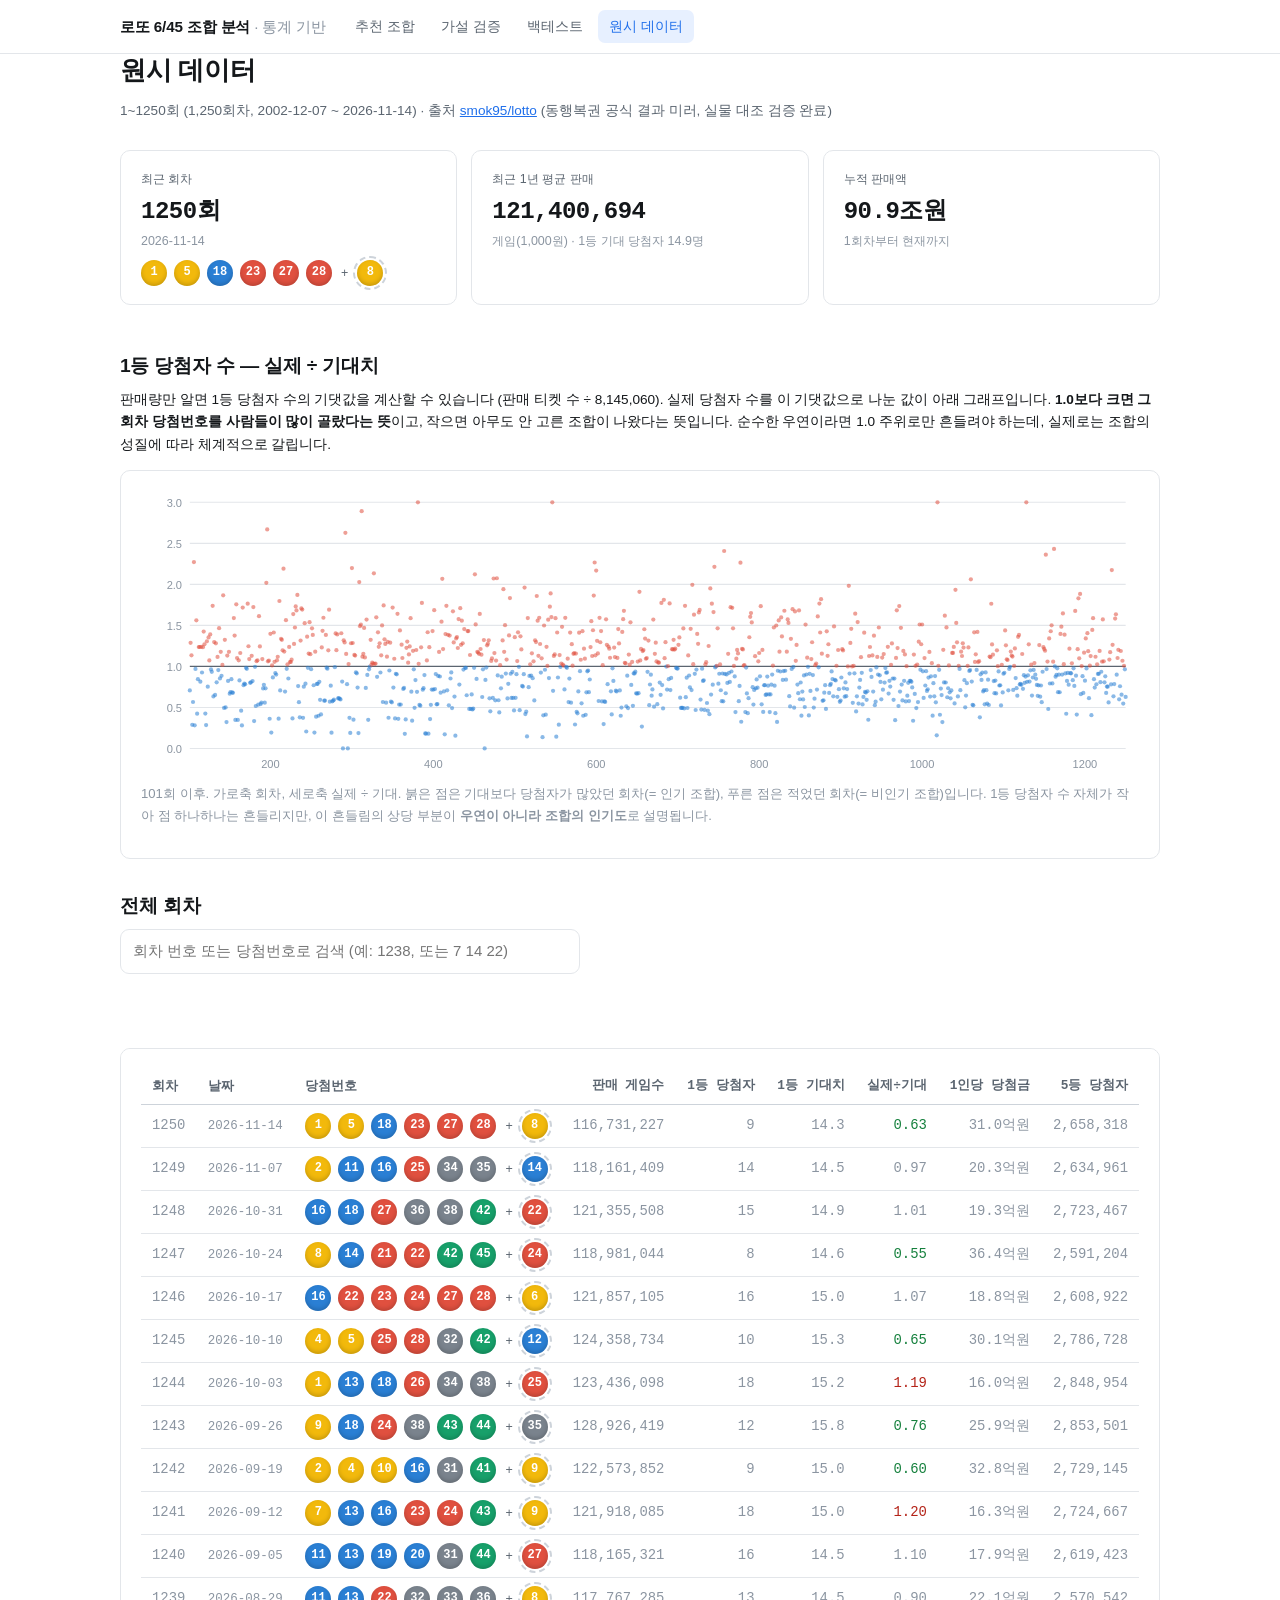
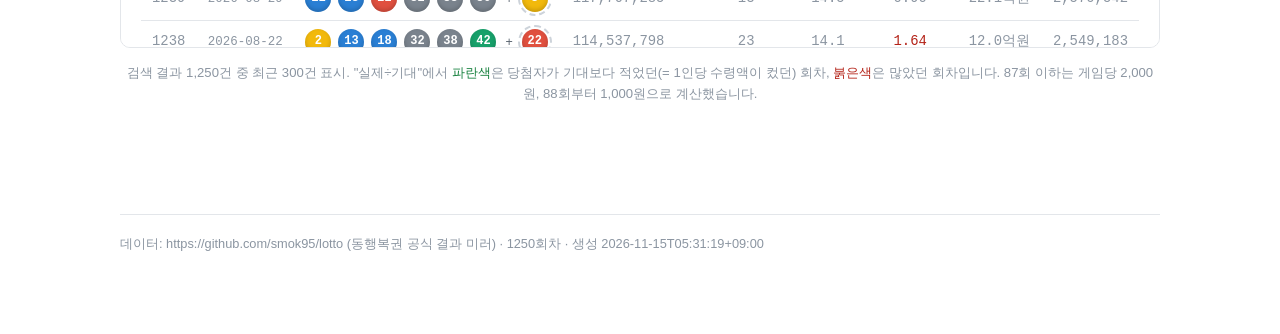
<file: web/data.html>
<!doctype html>
<html lang="ko">
<head>
<meta charset="utf-8">
<meta name="viewport" content="width=device-width, initial-scale=1">
<meta name="robots" content="noindex, nofollow">
<title>원시 데이터 — 로또 6/45 조합 분석</title>
<meta name="description" content="1회부터 최신 회차까지 전체 당첨번호, 등수별 당첨자 수, 당첨금, 판매액 원시 데이터.">
<link rel="icon" href="data:image/svg+xml,%3Csvg xmlns='http://www.w3.org/2000/svg' viewBox='0 0 32 32'%3E%3Ccircle cx='16' cy='16' r='14' fill='%232a7fd4'/%3E%3Ctext x='16' y='22' font-size='16' font-weight='700' text-anchor='middle' fill='white' font-family='sans-serif'%3E45%3C/text%3E%3C/svg%3E">
<link rel="stylesheet" href="css/style.css">
</head>
<body>
<div class="wrap">
  <h1>원시 데이터</h1>
  <p class="muted small" id="subtitle"></p>

  <div id="stats"></div>

  <h2>1등 당첨자 수 — 실제 ÷ 기대치</h2>
  <p class="small">
    판매량만 알면 1등 당첨자 수의 기댓값을 계산할 수 있습니다
    (판매 티켓 수 ÷ 8,145,060). 실제 당첨자 수를 이 기댓값으로 나눈 값이 아래 그래프입니다.
    <b>1.0보다 크면 그 회차 당첨번호를 사람들이 많이 골랐다는 뜻</b>이고,
    작으면 아무도 안 고른 조합이 나왔다는 뜻입니다. 순수한 우연이라면 1.0 주위로만 흔들려야 하는데,
    실제로는 조합의 성질에 따라 체계적으로 갈립니다.
  </p>
  <div class="card"><div id="chart"></div></div>

  <h2>전체 회차</h2>
  <div style="margin:10px 0">
    <input id="q" type="search" placeholder="회차 번호 또는 당첨번호로 검색 (예: 1238, 또는 7 14 22)"
      style="width:100%;max-width:460px;padding:9px 12px;border:1px solid var(--border);
             border-radius:9px;background:var(--bg-card);color:var(--text);font:inherit">
  </div>
  <div id="table" class="loading">불러오는 중…</div>

  <footer id="footer"></footer>
</div>

<script src="js/app.js"></script>
<script>
(async () => {
  APP.chrome("data.html");
  const f = APP.fmt;
  let d, meta;
  try {
    [meta, d] = await Promise.all([APP.load("meta.json"), APP.load("draws.json")]);
  } catch (e) { APP.set("table", '<div class="err">' + e.message + '</div>'); return; }

  const col = Object.fromEntries(d.columns.map((c, i) => [c, i]));
  const rows = d.rows;
  const M = meta.total_combinations;
  const nums = r => [1, 2, 3, 4, 5, 6].map(i => r[col["n" + i]]);
  // 게임 가격은 88회(2004-08-07)에 2,000원 -> 1,000원으로 인하됐다.
  const price = r => (r[col.draw_no] < 88 ? 2000 : 1000);
  const games = r => r[col.sales] / price(r);
  const expectedJackpot = r => games(r) / M;
  const ratio = r => (games(r) > 0 ? r[col.w1_winners] / expectedJackpot(r) : null);

  APP.el("subtitle").innerHTML =
    "1~" + meta.latest_draw + "회 (" + f.int(meta.n_draws) + "회차, " +
    rows[0][col.date] + " ~ " + meta.latest_date + ") · 출처 " +
    '<a href="https://github.com/smok95/lotto" target="_blank" rel="noopener">smok95/lotto</a> ' +
    "(동행복권 공식 결과 미러, 실물 대조 검증 완료)";

  // ------------------------------------------------------------ 요약 카드
  const last = rows[rows.length - 1];
  const recent = rows.slice(-52);
  const recentGames = recent.reduce((a, r) => a + games(r), 0) / recent.length;
  const totalSales = rows.reduce((a, r) => a + r[col.sales], 0);
  const card = (label, value, sub, extra) =>
    '<div class="card stat"><div class="label">' + label + '</div>' +
    '<div class="value">' + value + '</div>' +
    '<div class="sub">' + sub + '</div>' + (extra || "") + '</div>';
  APP.set("stats", '<div class="grid grid-3">' +
    card("최근 회차", meta.latest_draw + "회", meta.latest_date,
         '<div style="margin-top:8px">' +
         APP.balls(nums(last), { small: true, bonus: last[col.bonus] }) + '</div>') +
    card("최근 1년 평균 판매", f.int(recentGames),
         "게임(1,000원) · 1등 기대 당첨자 " + (recentGames / M).toFixed(1) + "명") +
    card("누적 판매액", (totalSales / 1e12).toFixed(1) + "조원", "1회차부터 현재까지") +
    '</div>');

  // ------------------------------------------------- 산점도 (인라인 SVG)
  (() => {
    const pts = rows.filter(r => r[col.draw_no] >= 101 && ratio(r) != null)
                    .map(r => [r[col.draw_no], ratio(r)]);
    const W = 900, H = 260, PL = 44, PR = 12, PT = 12, PB = 26;
    const xs = pts.map(p => p[0]);
    const x0 = Math.min(...xs), x1 = Math.max(...xs);
    const yMax = Math.min(3.0, Math.max(...pts.map(p => p[1])));
    const X = v => PL + (v - x0) / (x1 - x0) * (W - PL - PR);
    const Y = v => H - PB - Math.min(v, yMax) / yMax * (H - PT - PB);

    const parts = [];
    for (const v of [0, 0.5, 1, 1.5, 2, 2.5, 3]) {
      if (v > yMax) continue;
      const stroke = v === 1 ? "var(--text-dim)" : "var(--border)";
      parts.push('<line x1="' + PL + '" y1="' + Y(v) + '" x2="' + (W - PR) +
                 '" y2="' + Y(v) + '" stroke="' + stroke + '" stroke-width="1"/>');
      parts.push('<text x="' + (PL - 7) + '" y="' + (Y(v) + 4) + '" text-anchor="end" ' +
                 'font-size="10" fill="var(--text-faint)">' + v.toFixed(1) + '</text>');
    }
    for (const v of [200, 400, 600, 800, 1000, 1200]) {
      if (v < x0 || v > x1) continue;
      parts.push('<text x="' + X(v) + '" y="' + (H - 8) + '" text-anchor="middle" ' +
                 'font-size="10" fill="var(--text-faint)">' + v + '</text>');
    }
    for (const pt of pts) {
      parts.push('<circle cx="' + X(pt[0]).toFixed(1) + '" cy="' + Y(pt[1]).toFixed(1) +
                 '" r="1.9" fill="' + (pt[1] > 1 ? "#e0503f" : "#2a7fd4") +
                 '" fill-opacity=".55"/>');
    }
    APP.set("chart",
      '<div class="table-scroll"><svg viewBox="0 0 ' + W + " " + H + '" width="100%" ' +
      'style="min-width:640px;display:block" role="img" ' +
      'aria-label="회차별 1등 당첨자 수 실제 대 기대 비율 산점도">' +
      parts.join("") + '</svg></div>' +
      '<p class="hint">101회 이후. 가로축 회차, 세로축 실제 ÷ 기대. ' +
      '붉은 점은 기대보다 당첨자가 많았던 회차(= 인기 조합), ' +
      '푸른 점은 적었던 회차(= 비인기 조합)입니다. ' +
      '1등 당첨자 수 자체가 작아 점 하나하나는 흔들리지만, ' +
      '이 흔들림의 상당 부분이 <b>우연이 아니라 조합의 인기도</b>로 설명됩니다.</p>');
  })();

  // ------------------------------------------------------------- 전체 표
  const HEADER =
    '<tr><th>회차</th><th style="text-align:left">날짜</th>' +
    '<th style="text-align:left">당첨번호</th><th class="num">판매 게임수</th>' +
    '<th class="num">1등 당첨자</th><th class="num">1등 기대치</th>' +
    '<th class="num">실제÷기대</th><th class="num">1인당 당첨금</th>' +
    '<th class="num">5등 당첨자</th></tr>';

  function rowHTML(r) {
    const rr = ratio(r);
    const cls = rr > 1.15 ? " down" : rr < 0.85 ? " up" : "";
    return '<tr>' +
      '<td class="mono">' + r[col.draw_no] + '</td>' +
      '<td style="text-align:left" class="mono tiny">' + r[col.date] + '</td>' +
      '<td style="text-align:left">' +
        APP.balls(nums(r), { small: true, bonus: r[col.bonus] }) + '</td>' +
      '<td class="num">' + f.int(games(r)) + '</td>' +
      '<td class="num">' + r[col.w1_winners] + '</td>' +
      '<td class="num">' + expectedJackpot(r).toFixed(1) + '</td>' +
      '<td class="num' + cls + '">' + (rr ? rr.toFixed(2) : "-") + '</td>' +
      '<td class="num">' + (r[col.w1_prize] ? f.eok(r[col.w1_prize]) : "-") + '</td>' +
      '<td class="num">' + f.int(r[col.w5_winners]) + '</td></tr>';
  }

  const LIMIT = 300;
  function render(query) {
    const terms = (query || "").trim().split(/\s+/).filter(Boolean);
    let list = rows.slice().reverse();
    if (terms.length) {
      list = list.filter(r => {
        const ns = nums(r).map(String);
        return terms.every(t => String(r[col.draw_no]) === t || ns.includes(t) ||
                                String(r[col.bonus]) === t);
      });
    }
    const shown = list.slice(0, LIMIT);
    const note = list.length > LIMIT
      ? "검색 결과 " + f.int(list.length) + "건 중 최근 " + LIMIT + "건 표시."
      : f.int(list.length) + "건.";
    APP.set("table",
      '<div class="card table-scroll" style="max-height:600px;overflow-y:auto">' +
      '<table><thead>' + HEADER + '</thead><tbody>' +
      shown.map(rowHTML).join("") + '</tbody></table></div>' +
      '<p class="hint">' + note +
      ' "실제÷기대"에서 <span class="up">파란색</span>은 당첨자가 기대보다 적었던' +
      '(= 1인당 수령액이 컸던) 회차, <span class="down">붉은색</span>은 많았던 회차입니다.' +
      ' 87회 이하는 게임당 2,000원, 88회부터 1,000원으로 계산했습니다.</p>');
  }

  render("");
  let timer;
  APP.el("q").addEventListener("input", e => {
    clearTimeout(timer);
    timer = setTimeout(() => render(e.target.value), 180);
  });

  APP.set("footer", "데이터: " + meta.data_source + " · " + meta.n_draws +
    "회차 · 생성 " + meta.generated_at);
})();
</script>
</body>
</html>
</file>
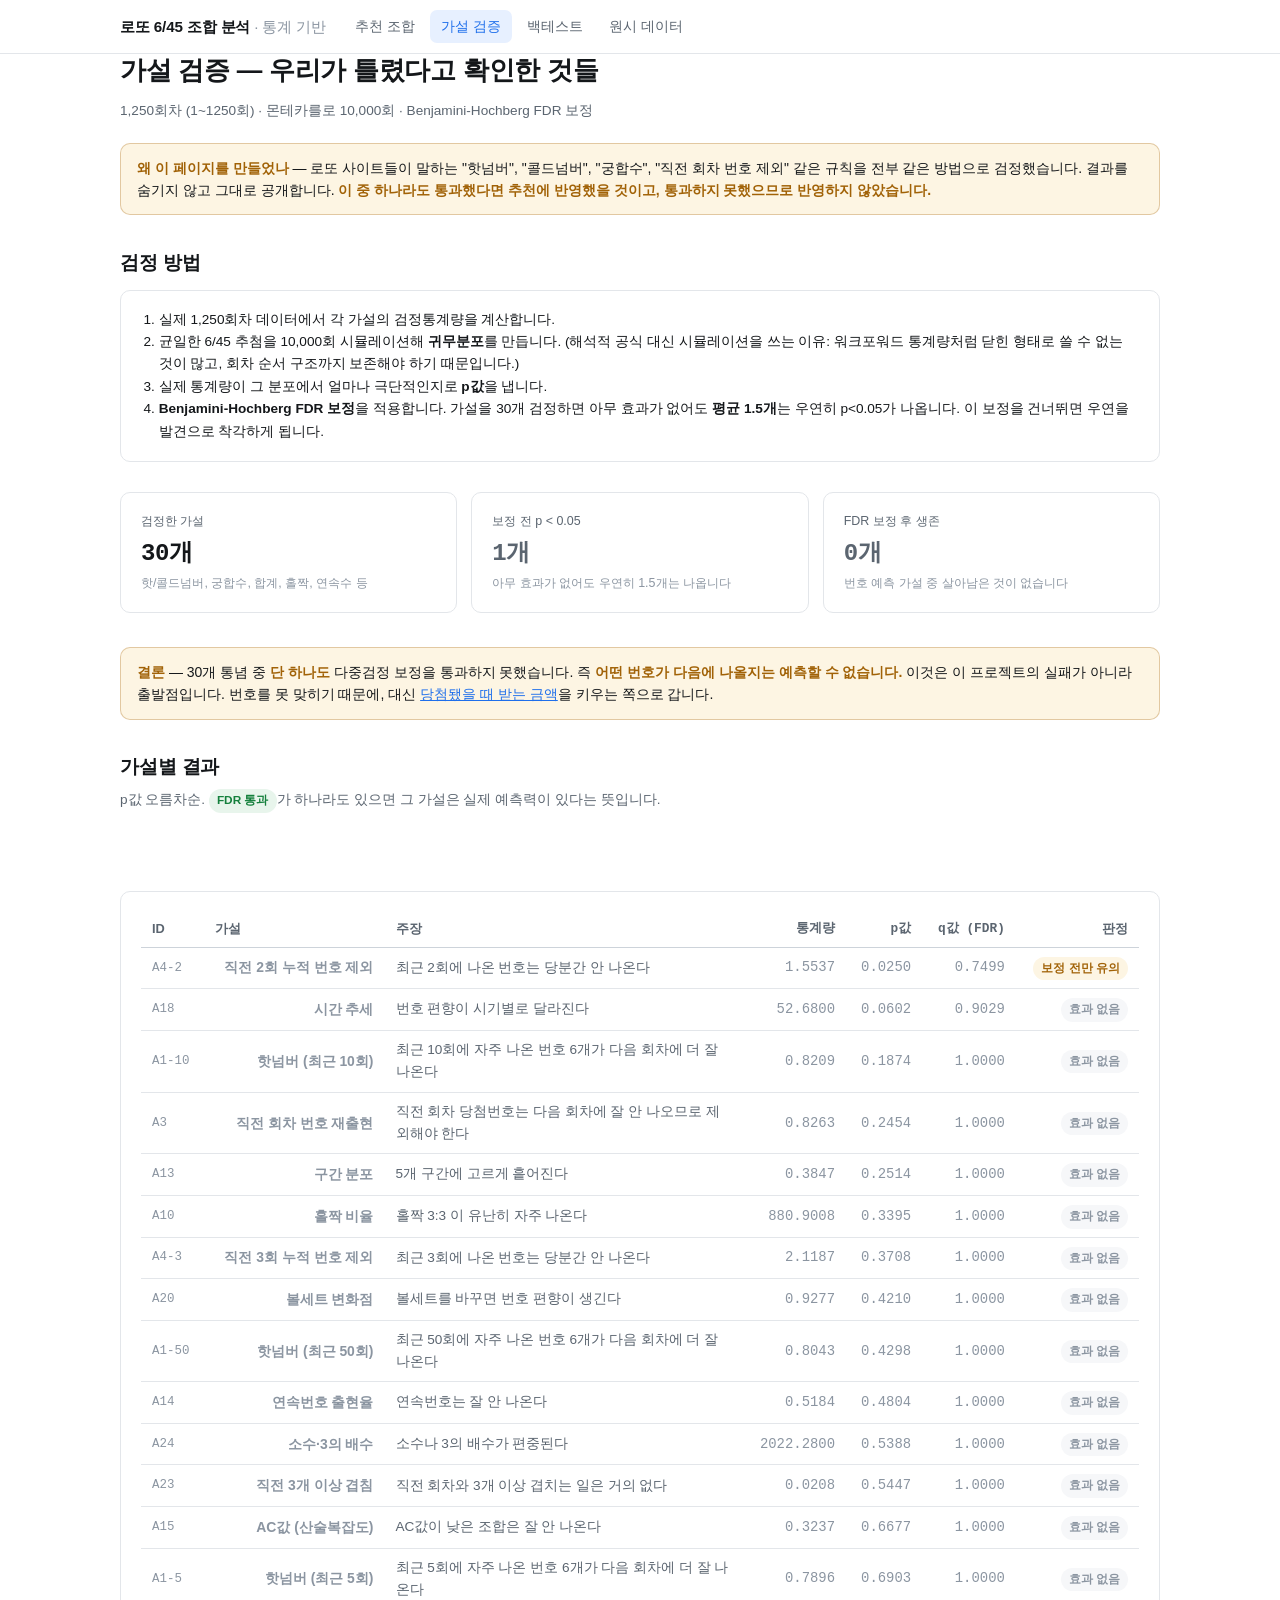
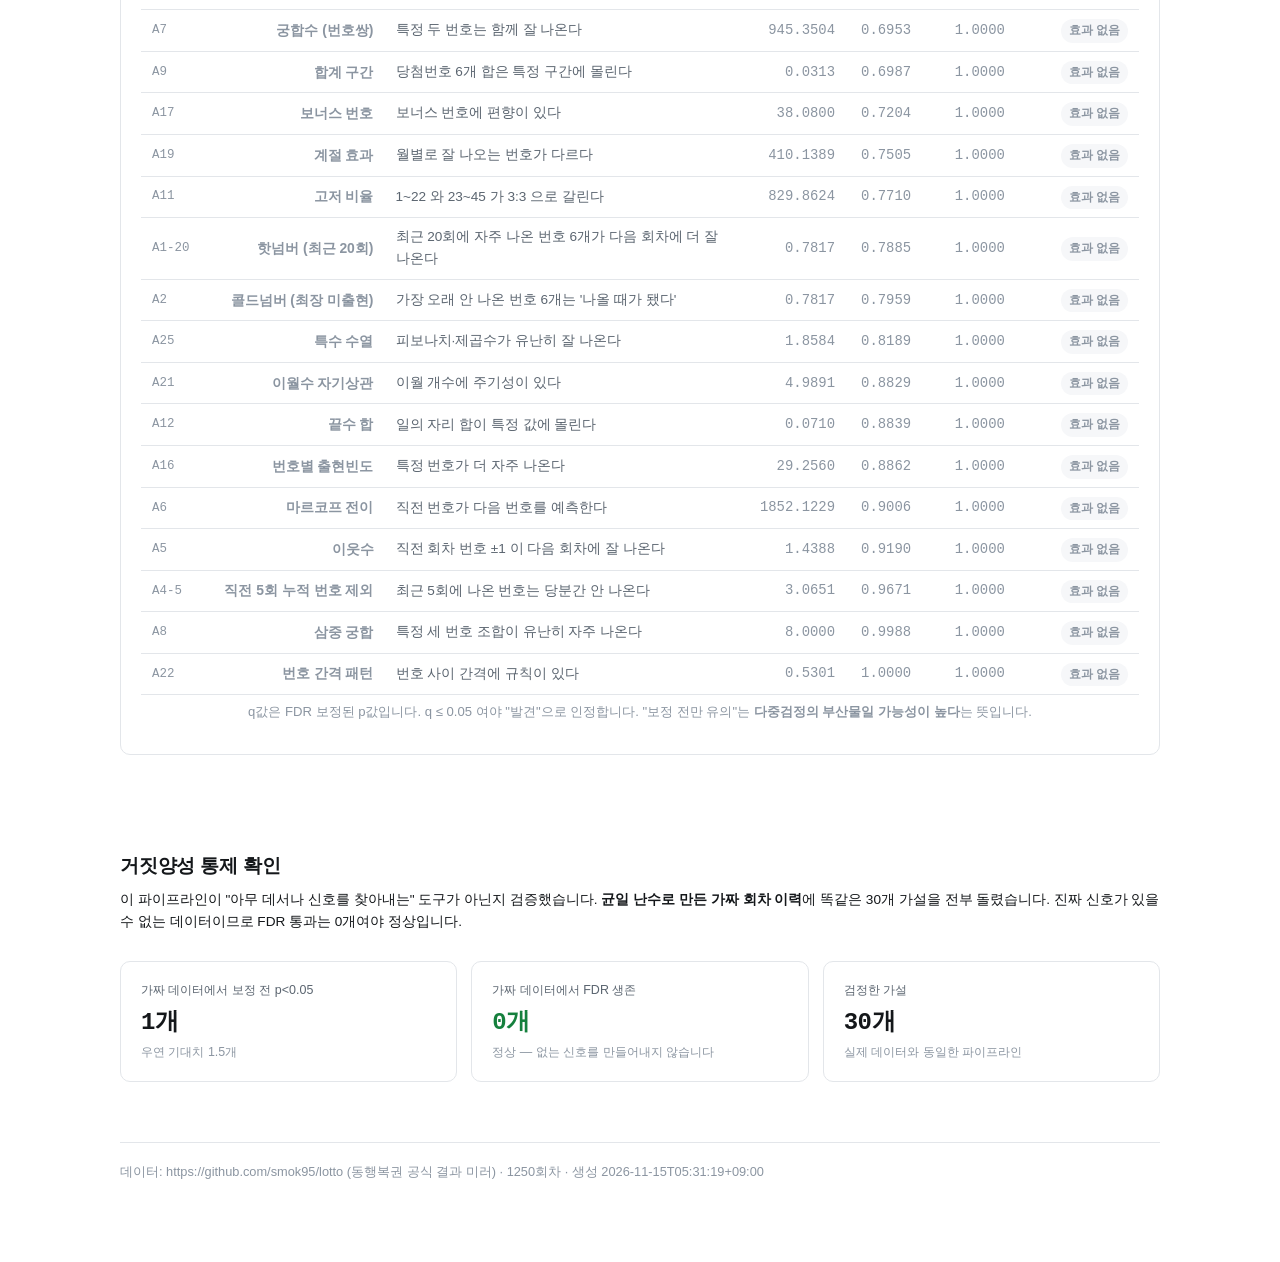
<file: web/hypotheses.html>
<!doctype html>
<html lang="ko">
<head>
<meta charset="utf-8">
<meta name="viewport" content="width=device-width, initial-scale=1">
<meta name="robots" content="noindex, nofollow">
<title>가설 검증 — 로또 6/45 조합 분석</title>
<meta name="description" content="핫넘버, 콜드넘버, 궁합수 등 로또 통념 30개를 몬테카를로와 FDR 보정으로 전부 검정한 결과.">
<link rel="icon" href="data:image/svg+xml,%3Csvg xmlns='http://www.w3.org/2000/svg' viewBox='0 0 32 32'%3E%3Ccircle cx='16' cy='16' r='14' fill='%232a7fd4'/%3E%3Ctext x='16' y='22' font-size='16' font-weight='700' text-anchor='middle' fill='white' font-family='sans-serif'%3E45%3C/text%3E%3C/svg%3E">
<link rel="stylesheet" href="css/style.css">
</head>
<body>
<div class="wrap">
  <h1>가설 검증 — 우리가 틀렸다고 확인한 것들</h1>
  <p class="muted small" id="subtitle"></p>

  <div class="notice">
    <b>왜 이 페이지를 만들었나</b> —
    로또 사이트들이 말하는 "핫넘버", "콜드넘버", "궁합수", "직전 회차 번호 제외" 같은 규칙을
    전부 같은 방법으로 검정했습니다. 결과를 숨기지 않고 그대로 공개합니다.
    <b>이 중 하나라도 통과했다면 추천에 반영했을 것이고, 통과하지 못했으므로 반영하지 않았습니다.</b>
  </div>

  <h2>검정 방법</h2>
  <div class="card small">
    <ol style="margin:0;padding-left:1.3em">
      <li>실제 <span id="ndraws"></span>회차 데이터에서 각 가설의 검정통계량을 계산합니다.</li>
      <li>균일한 6/45 추첨을 <span id="nsim"></span>회 시뮬레이션해 <b>귀무분포</b>를 만듭니다.
          (해석적 공식 대신 시뮬레이션을 쓰는 이유: 워크포워드 통계량처럼 닫힌 형태로 쓸 수 없는
          것이 많고, 회차 순서 구조까지 보존해야 하기 때문입니다.)</li>
      <li>실제 통계량이 그 분포에서 얼마나 극단적인지로 <b>p값</b>을 냅니다.</li>
      <li><b>Benjamini-Hochberg FDR 보정</b>을 적용합니다.
          가설을 30개 검정하면 아무 효과가 없어도 <b>평균 1.5개</b>는 우연히 p&lt;0.05가 나옵니다.
          이 보정을 건너뛰면 우연을 발견으로 착각하게 됩니다.</li>
    </ol>
  </div>

  <div id="summary"></div>

  <h2>가설별 결과</h2>
  <p class="small muted">p값 오름차순. <span class="pill ok">FDR 통과</span>가 하나라도 있으면
     그 가설은 실제 예측력이 있다는 뜻입니다.</p>
  <div id="table" class="loading">불러오는 중…</div>

  <h2>거짓양성 통제 확인</h2>
  <p class="small">
    이 파이프라인이 "아무 데서나 신호를 찾아내는" 도구가 아닌지 검증했습니다.
    <b>균일 난수로 만든 가짜 회차 이력</b>에 똑같은 30개 가설을 전부 돌렸습니다.
    진짜 신호가 있을 수 없는 데이터이므로 FDR 통과는 0개여야 정상입니다.
  </p>
  <div id="fpcheck"></div>

  <footer id="footer"></footer>
</div>

<script src="js/app.js"></script>
<script>
(async () => {
  APP.chrome("hypotheses.html");
  const f = APP.fmt;
  let h, meta, bt;
  try {
    [meta, h, bt] = await Promise.all([
      APP.load("meta.json"), APP.load("hypotheses.json"), APP.load("backtest.json")]);
  } catch (e) { APP.set("table", `<div class="err">${e.message}</div>`); return; }

  APP.el("subtitle").innerHTML =
    `${f.int(h.n_draws)}회차 (1~${meta.latest_draw}회) · 몬테카를로 ${f.int(h.n_sim)}회 · Benjamini-Hochberg FDR 보정`;
  APP.el("ndraws").textContent = f.int(h.n_draws);
  APP.el("nsim").textContent = f.int(h.n_sim);

  const res = h.results.slice().sort((a, b) => a.p - b.p);
  const raw = res.filter(r => r.raw_sig).length;
  const fdr = res.filter(r => r.fdr_sig).length;

  APP.set("summary", `
    <div class="grid grid-3" style="margin-top:16px">
      <div class="card stat"><div class="label">검정한 가설</div>
        <div class="value">${res.length}개</div>
        <div class="sub">핫/콜드넘버, 궁합수, 합계, 홀짝, 연속수 등</div></div>
      <div class="card stat"><div class="label">보정 전 p &lt; 0.05</div>
        <div class="value ${raw > res.length * 0.05 * 2 ? "warn" : "flat"}">${raw}개</div>
        <div class="sub">아무 효과가 없어도 우연히 ${(res.length * 0.05).toFixed(1)}개는 나옵니다</div></div>
      <div class="card stat"><div class="label">FDR 보정 후 생존</div>
        <div class="value ${fdr ? "up" : "flat"}">${fdr}개</div>
        <div class="sub">${fdr === 0
          ? "번호 예측 가설 중 살아남은 것이 없습니다"
          : "실제 예측력이 있을 수 있습니다 — 아래 표 확인"}</div></div>
    </div>
    ${fdr === 0 ? `<div class="notice"><b>결론</b> — ${res.length}개 통념 중
      <b>단 하나도</b> 다중검정 보정을 통과하지 못했습니다.
      즉 <b>어떤 번호가 다음에 나올지는 예측할 수 없습니다.</b>
      이것은 이 프로젝트의 실패가 아니라 출발점입니다. 번호를 못 맞히기 때문에,
      대신 <a href="index.html">당첨됐을 때 받는 금액</a>을 키우는 쪽으로 갑니다.</div>` : ""}`);

  APP.set("table", `<div class="card table-scroll"><table>
    <thead><tr>
      <th>ID</th><th style="text-align:left">가설</th>
      <th style="text-align:left">주장</th>
      <th class="num">통계량</th><th class="num">p값</th><th class="num">q값 (FDR)</th><th>판정</th>
    </tr></thead><tbody>
    ${res.map(r => `<tr>
      <td class="mono tiny">${r.id}</td>
      <td><b>${r.title}</b></td>
      <td class="small muted" style="text-align:left;white-space:normal;max-width:340px">${r.claim}</td>
      <td class="num">${r.statistic.toFixed(4)}</td>
      <td class="num">${r.p < 0.0002 ? "&lt;0.0002" : r.p.toFixed(4)}</td>
      <td class="num">${r.q >= 0.9999 ? "1.0000" : r.q.toFixed(4)}</td>
      <td>${r.fdr_sig ? '<span class="pill ok">FDR 통과</span>'
            : r.raw_sig ? '<span class="pill warn">보정 전만 유의</span>'
            : '<span class="pill no">효과 없음</span>'}</td>
    </tr>`).join("")}
    </tbody></table>
    <p class="hint">q값은 FDR 보정된 p값입니다. q ≤ 0.05 여야 "발견"으로 인정합니다.
    "보정 전만 유의"는 <b>다중검정의 부산물일 가능성이 높다</b>는 뜻입니다.</p>
    </div>`);

  const fp = bt.false_positive_check;
  APP.set("fpcheck", `<div class="grid grid-3">
    <div class="card stat"><div class="label">가짜 데이터에서 보정 전 p&lt;0.05</div>
      <div class="value">${fp.raw_significant}개</div>
      <div class="sub">우연 기대치 ${fp.expected_raw_by_chance.toFixed(1)}개</div></div>
    <div class="card stat"><div class="label">가짜 데이터에서 FDR 생존</div>
      <div class="value ${fp.fdr_significant === 0 ? "up" : "down"}">${fp.fdr_significant}개</div>
      <div class="sub">${fp.fdr_significant === 0
        ? "정상 — 없는 신호를 만들어내지 않습니다" : "비정상 — 파이프라인 점검 필요"}</div></div>
    <div class="card stat"><div class="label">검정한 가설</div>
      <div class="value">${fp.n_hypotheses}개</div>
      <div class="sub">실제 데이터와 동일한 파이프라인</div></div>
  </div>`);

  APP.set("footer", `데이터: ${meta.data_source} · ${meta.n_draws}회차 · 생성 ${meta.generated_at}`);
})();
</script>
</body>
</html>
</file>
<file: web/css/style.css>
/* 로또 분석 — 공통 스타일 */
:root {
  --bg: #ffffff;
  --bg-soft: #f6f7f9;
  --bg-card: #ffffff;
  --border: #e3e6ea;
  --border-strong: #cdd3da;
  --text: #14171a;
  --text-dim: #5b6570;
  --text-faint: #8b95a1;
  --accent: #1f6feb;
  --accent-soft: #e7f0ff;
  --good: #15803d;
  --good-soft: #e8f5ec;
  --bad: #b42318;
  --bad-soft: #fdeceb;
  --warn: #a16207;
  --warn-soft: #fdf5e3;
  --mono: ui-monospace, SFMono-Regular, "SF Mono", Menlo, monospace;
  --sans: -apple-system, BlinkMacSystemFont, "Apple SD Gothic Neo", "Pretendard",
          "Noto Sans KR", "Malgun Gothic", sans-serif;
  --radius: 10px;
  --maxw: 1080px;
}
@media (prefers-color-scheme: dark) {
  :root {
    --bg: #0f1115; --bg-soft: #161a20; --bg-card: #171b21;
    --border: #262c35; --border-strong: #38404b;
    --text: #e6e9ee; --text-dim: #9aa4b1; --text-faint: #6b7684;
    --accent: #5b9bff; --accent-soft: #16233a;
    --good: #4ade80; --good-soft: #14251a;
    --bad: #f87171; --bad-soft: #2a1618;
    --warn: #fbbf24; --warn-soft: #2a2210;
  }
}
* { box-sizing: border-box; }
html { -webkit-text-size-adjust: 100%; }
body {
  margin: 0; background: var(--bg); color: var(--text);
  font-family: var(--sans); font-size: 15px; line-height: 1.65;
}
a { color: var(--accent); }
h1, h2, h3 { line-height: 1.3; margin: 0 0 .5em; font-weight: 700; letter-spacing: -.01em; }
h1 { font-size: 1.6rem; }
h2 { font-size: 1.2rem; margin-top: 2.2rem; }
h3 { font-size: 1rem; margin-top: 1.6rem; }
p { margin: 0 0 1em; }
code, .mono, .num { font-family: var(--mono); font-variant-numeric: tabular-nums; }

/* ---------- 레이아웃 ---------- */
.wrap { max-width: var(--maxw); margin: 0 auto; padding: 0 20px 80px; }
.topbar {
  position: sticky; top: 0; z-index: 30; background: var(--bg);
  border-bottom: 1px solid var(--border);
}
.topbar-inner {
  max-width: var(--maxw); margin: 0 auto; padding: 10px 20px;
  display: flex; align-items: center; gap: 18px; flex-wrap: wrap;
}
.brand { font-weight: 700; font-size: .95rem; letter-spacing: -.01em; white-space: nowrap; }
.brand span { color: var(--text-faint); font-weight: 500; }
nav { display: flex; gap: 4px; flex-wrap: wrap; }
nav a {
  padding: 5px 11px; border-radius: 7px; text-decoration: none;
  color: var(--text-dim); font-size: .88rem; font-weight: 500;
}
nav a:hover { background: var(--bg-soft); color: var(--text); }
nav a[aria-current="page"] { background: var(--accent-soft); color: var(--accent); }

/* ---------- 고지 ---------- */
.notice {
  background: var(--warn-soft); border: 1px solid color-mix(in srgb, var(--warn) 30%, transparent);
  border-radius: var(--radius); padding: 13px 16px; margin: 20px 0;
  font-size: .875rem; color: var(--text); line-height: 1.6;
}
.notice b { color: var(--warn); }
.notice ul { margin: .5em 0 0; padding-left: 1.2em; }
.notice li { margin: .25em 0; }
.notice-foot { font-size: .8rem; color: var(--text-dim); margin-top: .6em; }

/* ---------- 카드 ---------- */
.card {
  background: var(--bg-card); border: 1px solid var(--border);
  border-radius: var(--radius); padding: 18px 20px; margin: 14px 0;
}
.card-tight { padding: 14px 16px; }
.grid { display: grid; gap: 14px; }
.grid-2 { grid-template-columns: repeat(auto-fit, minmax(280px, 1fr)); }
.grid-3 { grid-template-columns: repeat(auto-fit, minmax(200px, 1fr)); }

.stat { text-align: left; }
.stat .label { font-size: .78rem; color: var(--text-dim); margin-bottom: 2px; }
.stat .value { font-size: 1.5rem; font-weight: 700; font-family: var(--mono);
               font-variant-numeric: tabular-nums; letter-spacing: -.02em; }
.stat .sub { font-size: .78rem; color: var(--text-faint); }
.up { color: var(--good); } .down { color: var(--bad); } .flat { color: var(--text-dim); }

/* ---------- 번호 볼 ---------- */
.balls { display: flex; gap: 7px; flex-wrap: wrap; align-items: center; }
.ball {
  width: 34px; height: 34px; border-radius: 50%; display: inline-flex;
  align-items: center; justify-content: center; font-family: var(--mono);
  font-weight: 700; font-size: .9rem; color: #fff; flex: none;
  box-shadow: inset 0 -2px 4px rgba(0,0,0,.18);
}
.ball.sm { width: 26px; height: 26px; font-size: .75rem; }
.b1 { background: #f2b90c; } .b2 { background: #2a7fd4; } .b3 { background: #e0503f; }
.b4 { background: #7a838d; } .b5 { background: #17a06a; }
.ball.bonus { outline: 2px dashed var(--border-strong); outline-offset: 2px; }

/* ---------- 티켓 ---------- */
.ticket {
  display: grid; grid-template-columns: 34px 1fr auto; gap: 14px;
  align-items: start; padding: 13px 0; border-top: 1px solid var(--border);
}
.ticket:first-of-type { border-top: 0; }
.ticket-no { font-family: var(--mono); color: var(--text-faint); font-size: .85rem; padding-top: 7px; }
.ticket-notes { font-size: .8rem; color: var(--text-dim); margin-top: 6px; line-height: 1.5; }
.ticket-notes span::after { content: " · "; color: var(--text-faint); }
.ticket-notes span:last-child::after { content: ""; }
.ticket-metric { text-align: right; font-family: var(--mono); font-size: .8rem;
                 color: var(--text-dim); white-space: nowrap; padding-top: 5px; }
.ticket-metric b { display: block; font-size: 1.05rem; color: var(--text); }

/* ---------- 토글 ---------- */
.toggle { display: inline-flex; background: var(--bg-soft); border: 1px solid var(--border);
          border-radius: 9px; padding: 3px; gap: 3px; }
.toggle button {
  border: 0; background: transparent; color: var(--text-dim); cursor: pointer;
  padding: 7px 18px; border-radius: 7px; font-size: .9rem; font-weight: 600;
  font-family: inherit;
}
.toggle button[aria-pressed="true"] { background: var(--bg-card); color: var(--text);
  box-shadow: 0 1px 3px rgba(0,0,0,.1); }

/* ---------- 표 ---------- */
.table-scroll { overflow-x: auto; -webkit-overflow-scrolling: touch; }
table { border-collapse: collapse; width: 100%; font-size: .87rem; }
th, td { padding: 8px 11px; text-align: right; border-bottom: 1px solid var(--border);
         white-space: nowrap; }
th { color: var(--text-dim); font-weight: 600; font-size: .8rem; text-align: right;
     border-bottom: 1px solid var(--border-strong); }
th:first-child, td:first-child { text-align: left; }
td.num, th.num { font-family: var(--mono); font-variant-numeric: tabular-nums; }
tbody tr:hover { background: var(--bg-soft); }

.pill { display: inline-block; padding: 2px 8px; border-radius: 20px; font-size: .74rem;
        font-weight: 600; }
.pill.ok { background: var(--good-soft); color: var(--good); }
.pill.no { background: var(--bg-soft); color: var(--text-faint); }
.pill.warn { background: var(--warn-soft); color: var(--warn); }

/* ---------- 히트맵 ---------- */
.slip { display: grid; grid-template-columns: repeat(7, 1fr); gap: 5px; max-width: 380px; }
.slip-cell {
  aspect-ratio: 1; border-radius: 7px; display: flex; flex-direction: column;
  align-items: center; justify-content: center; font-family: var(--mono);
  font-size: .8rem; font-weight: 700; border: 1px solid var(--border);
}
.slip-cell small { font-size: .58rem; font-weight: 500; opacity: .75; }
.legend { display: flex; align-items: center; gap: 8px; font-size: .78rem;
          color: var(--text-dim); margin-top: 10px; }
.legend .bar { height: 10px; width: 130px; border-radius: 5px;
  background: linear-gradient(90deg, #2a7fd4, #f6f7f9, #e0503f); }

.muted { color: var(--text-dim); }
.small { font-size: .85rem; }
.tiny { font-size: .78rem; }
.hint { font-size: .82rem; color: var(--text-faint); margin-top: 6px; }
.loading { padding: 50px 0; text-align: center; color: var(--text-faint); }
.err { background: var(--bad-soft); border: 1px solid var(--bad); color: var(--bad);
       padding: 14px 16px; border-radius: var(--radius); }
.sep { height: 1px; background: var(--border); margin: 26px 0; }
footer { border-top: 1px solid var(--border); margin-top: 46px; padding-top: 18px;
         font-size: .8rem; color: var(--text-faint); }
.fresh { font-size: .78rem; color: var(--text-faint); }
.fresh.new { color: var(--good); font-weight: 600; }
</file>
